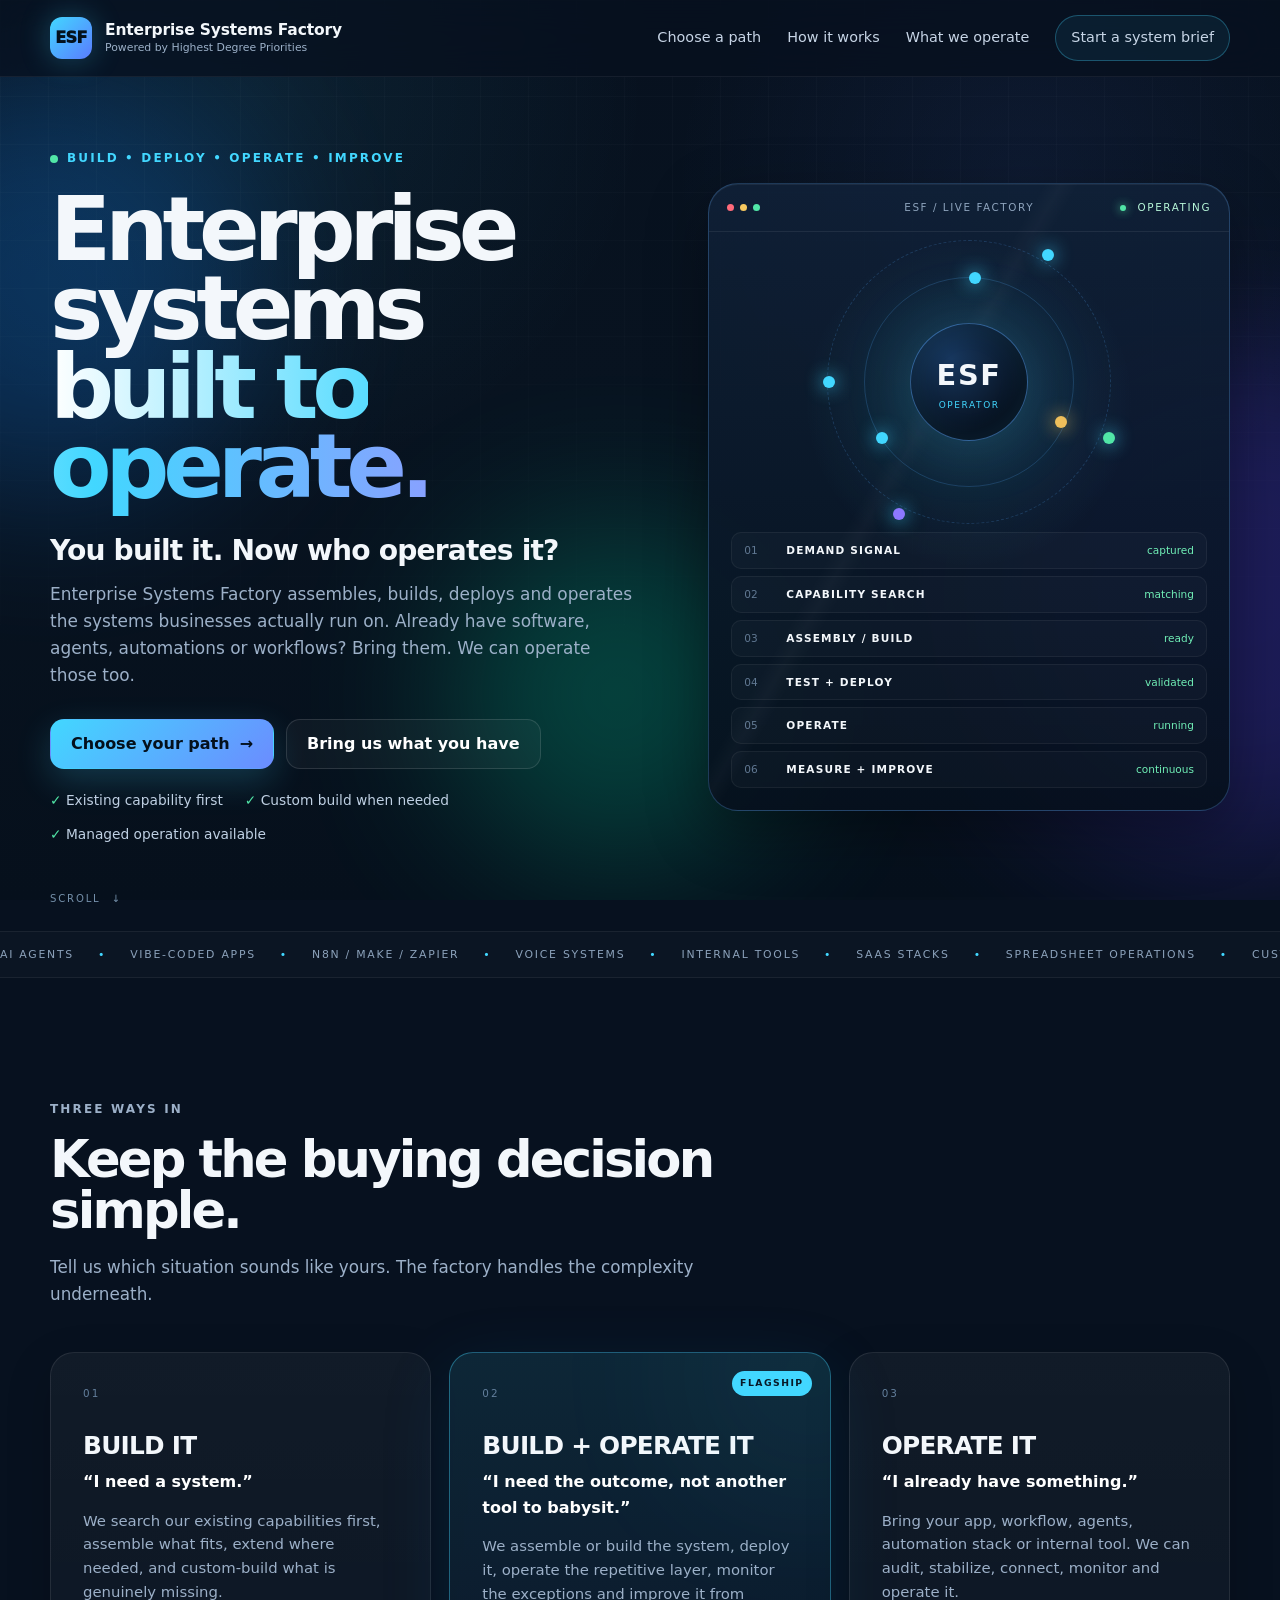
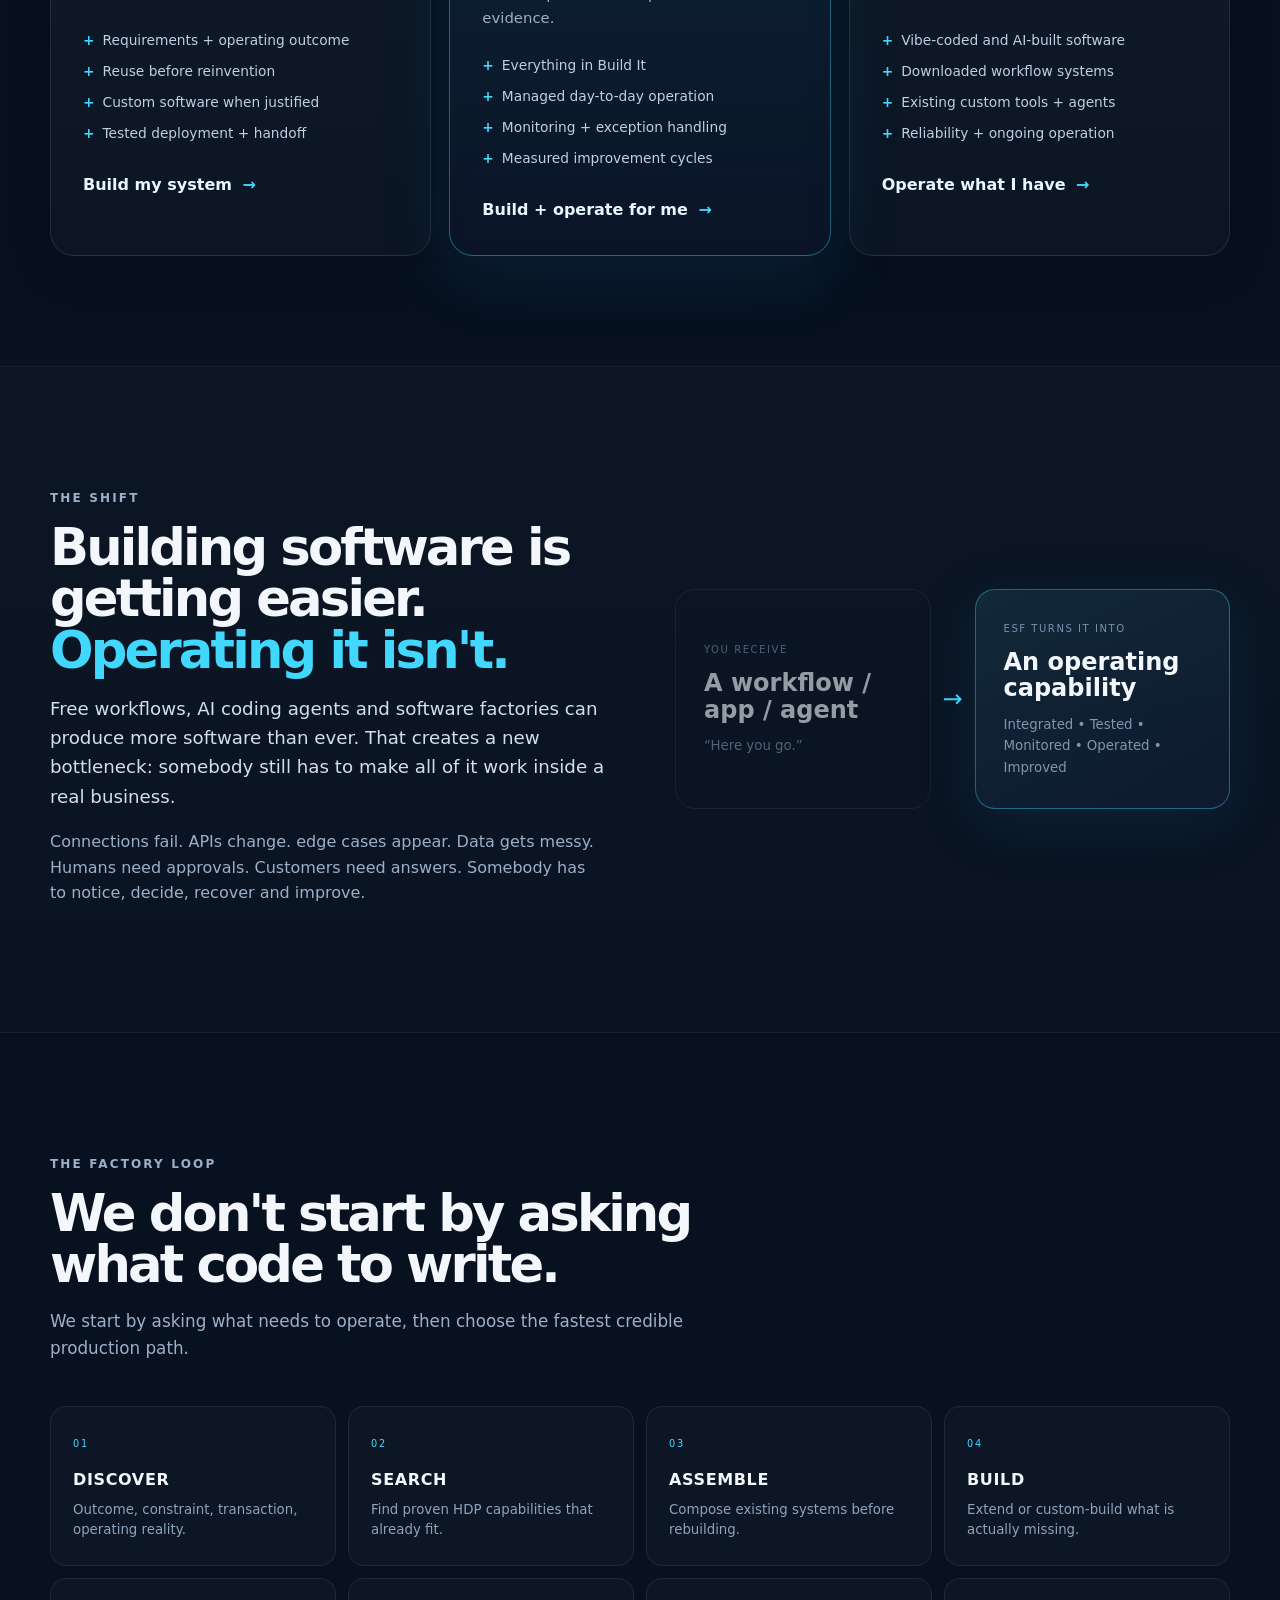
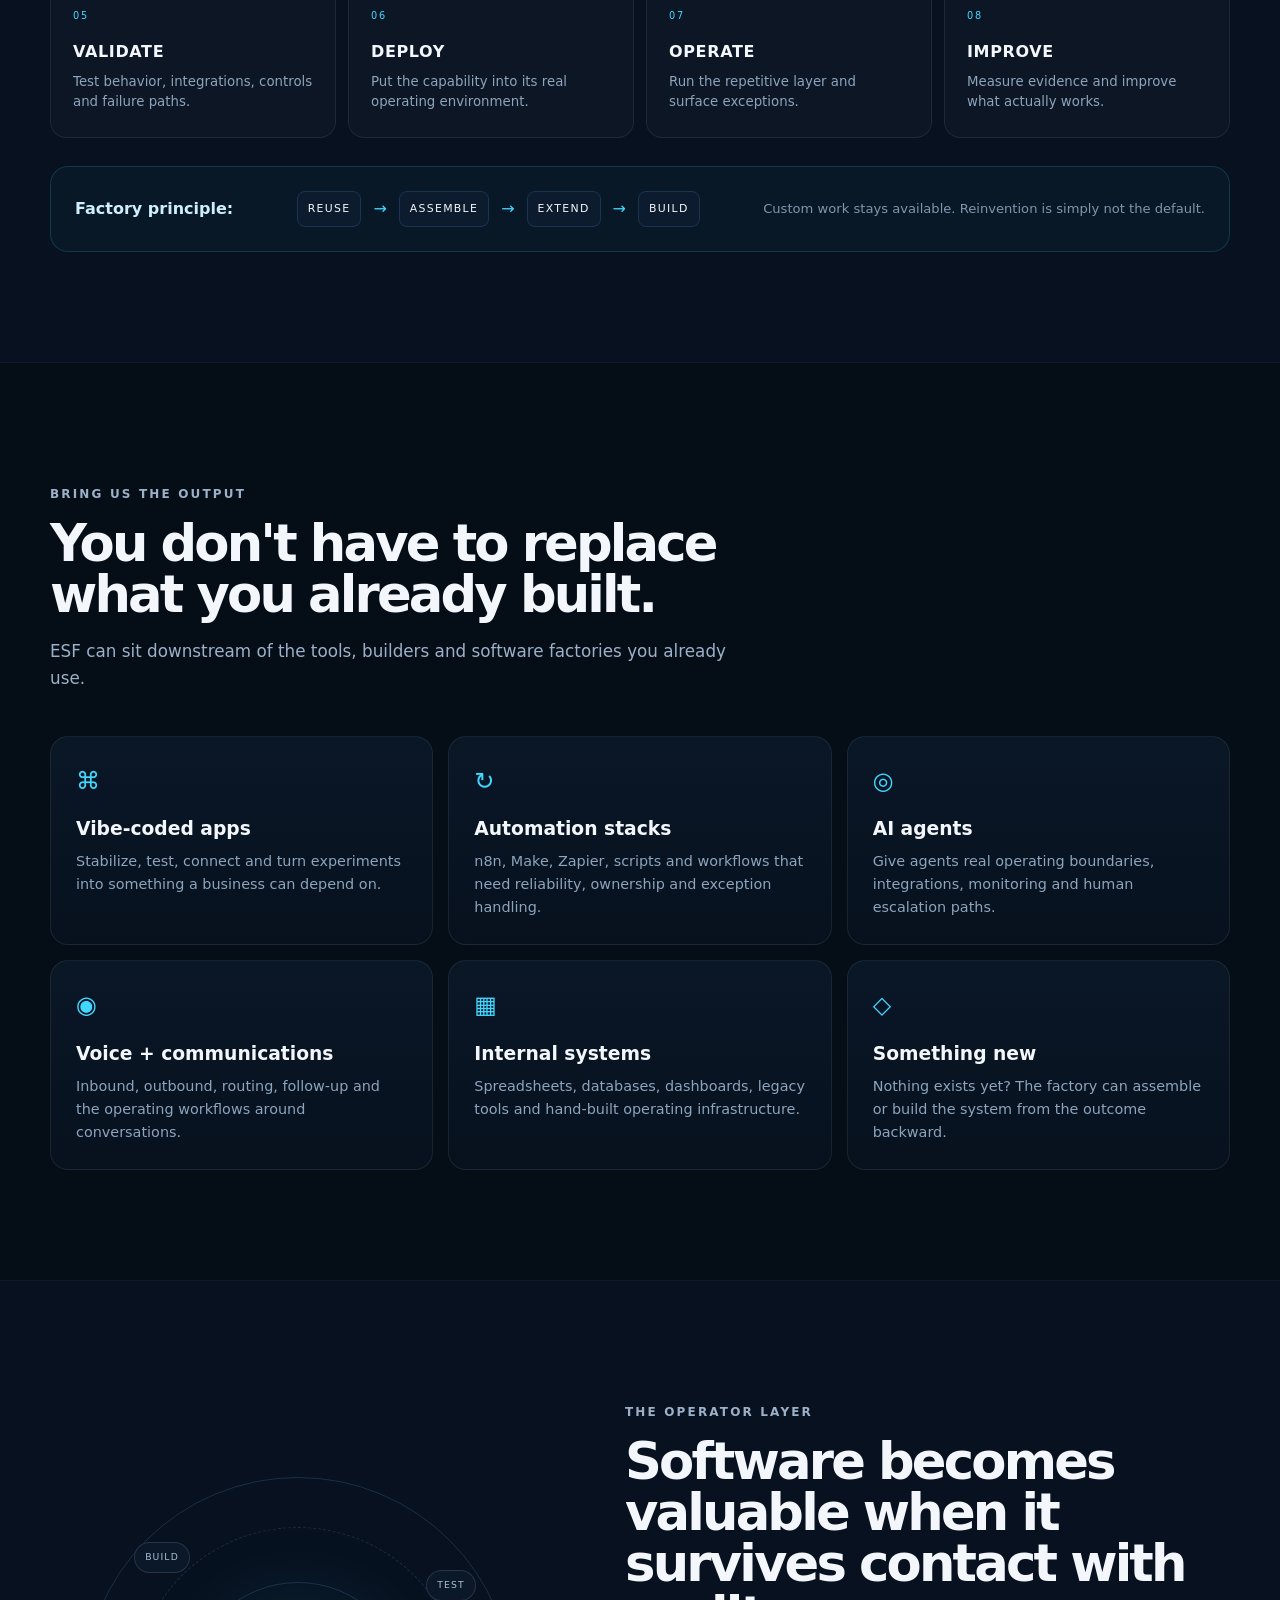
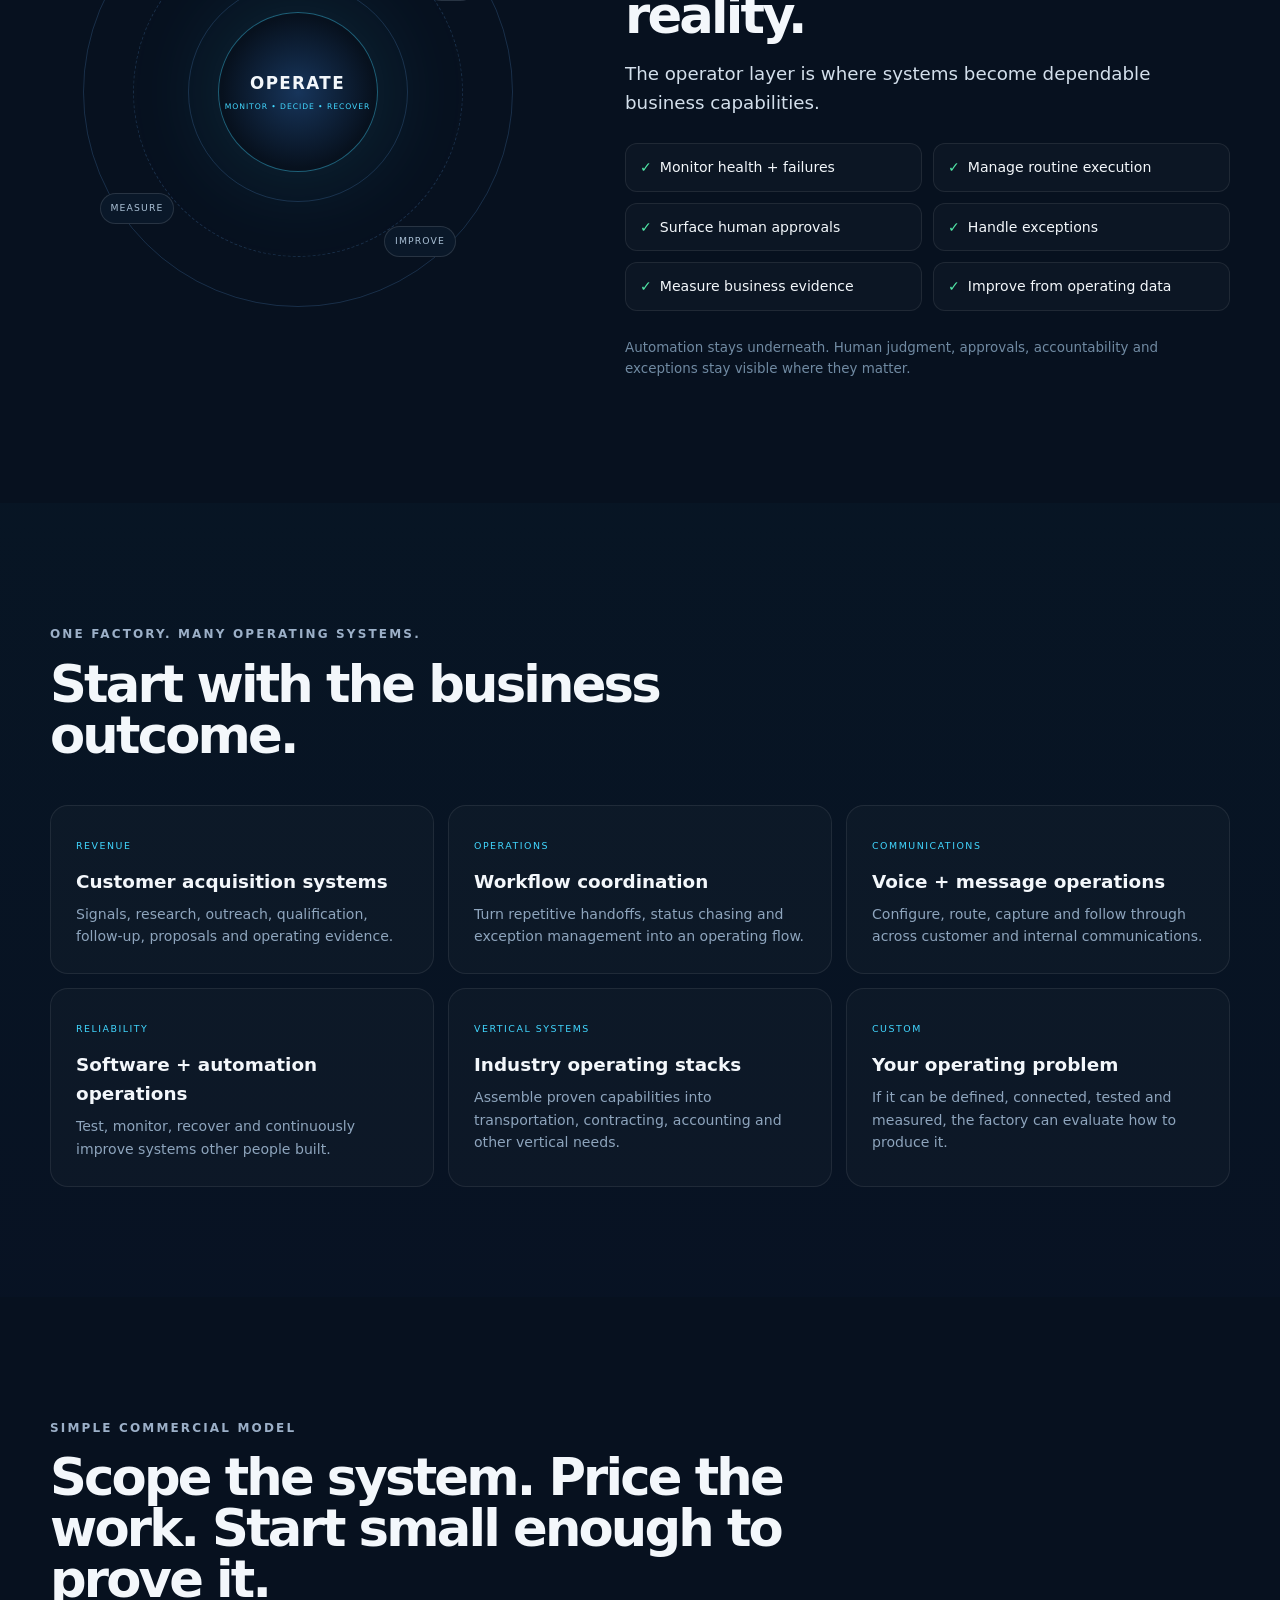
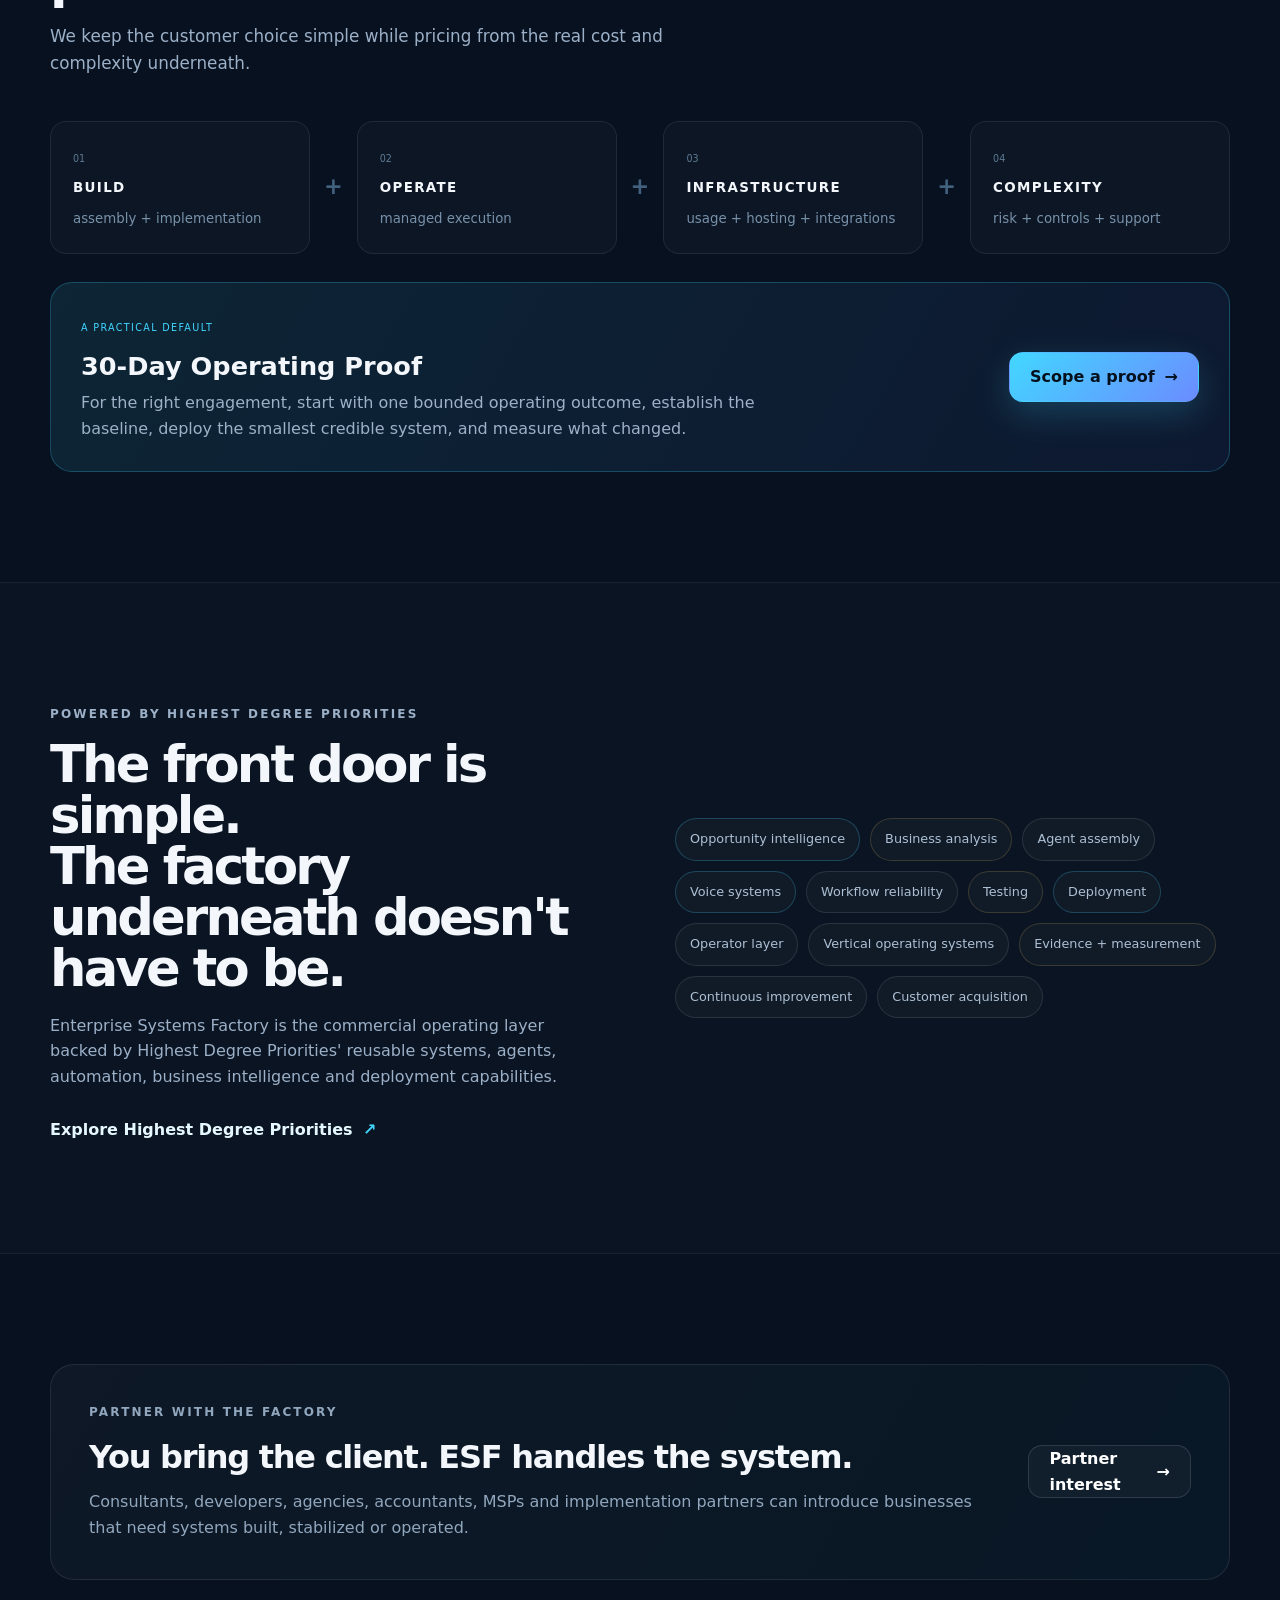
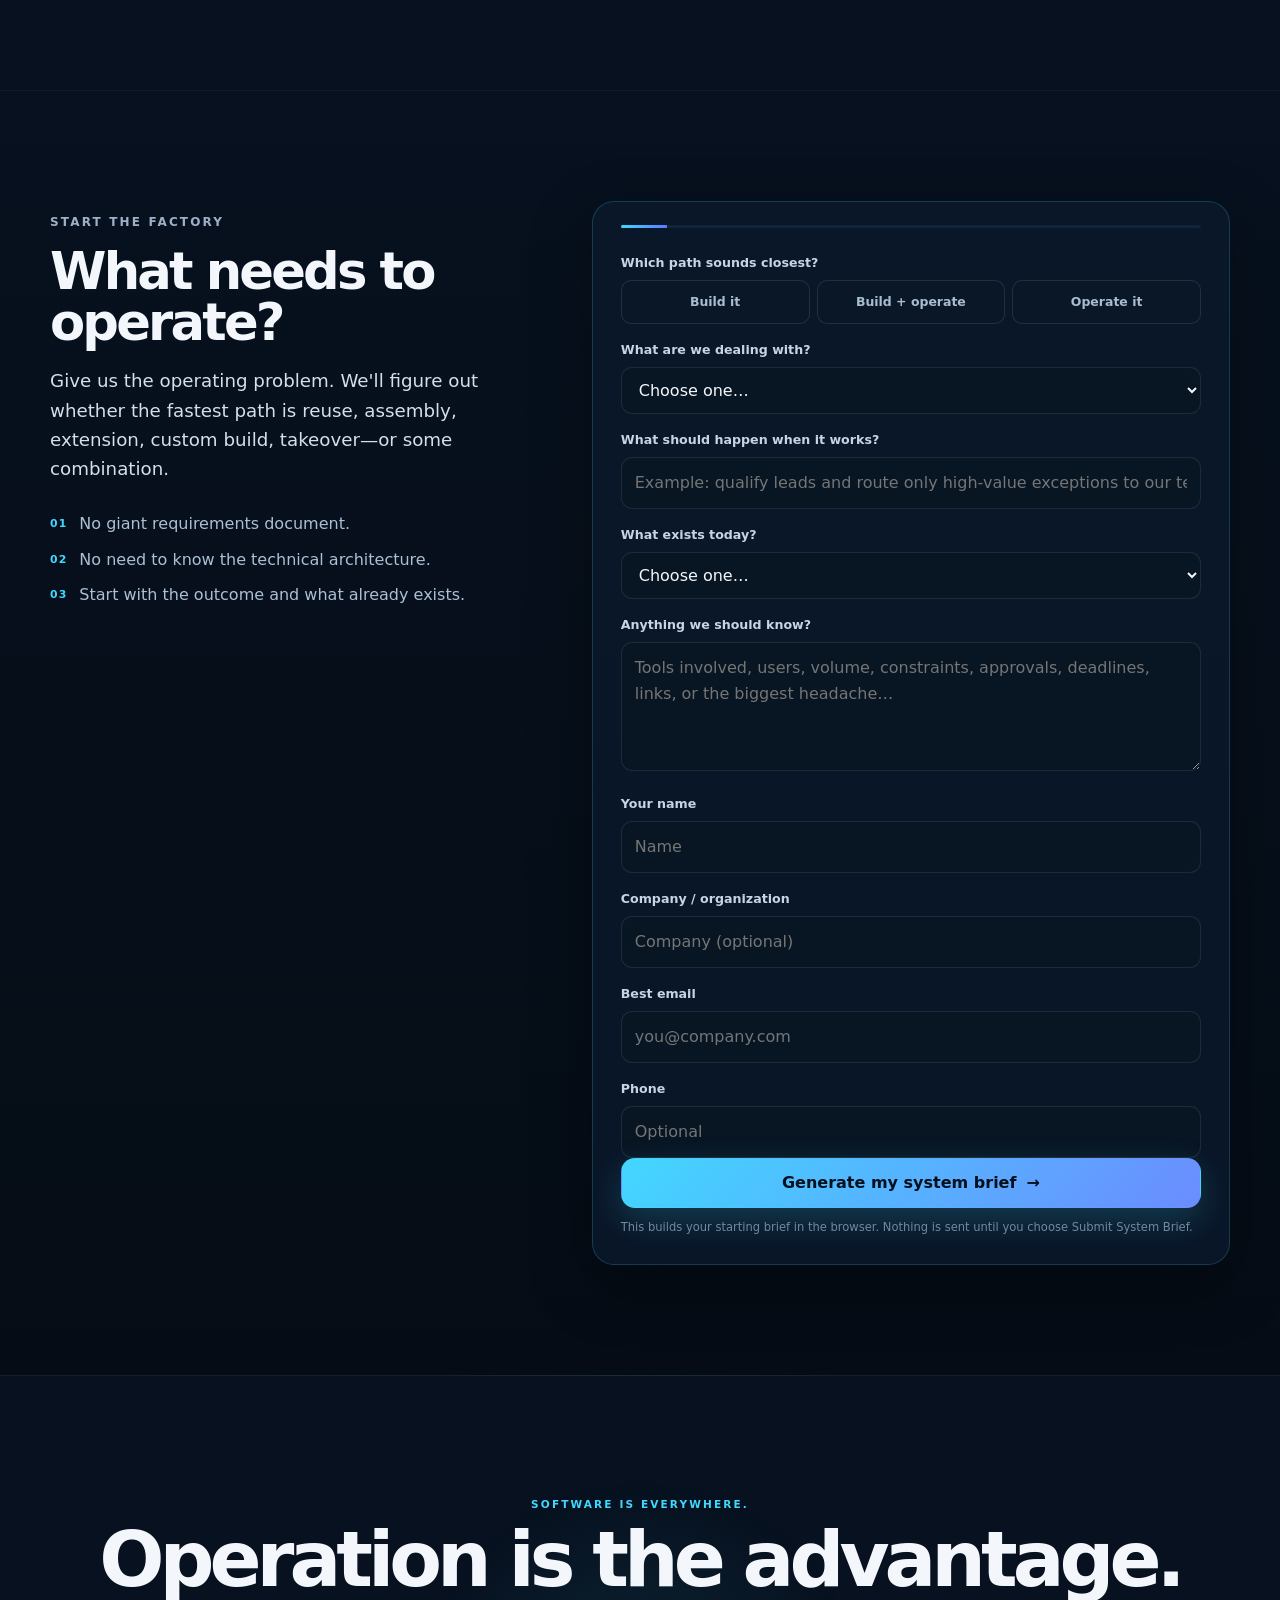
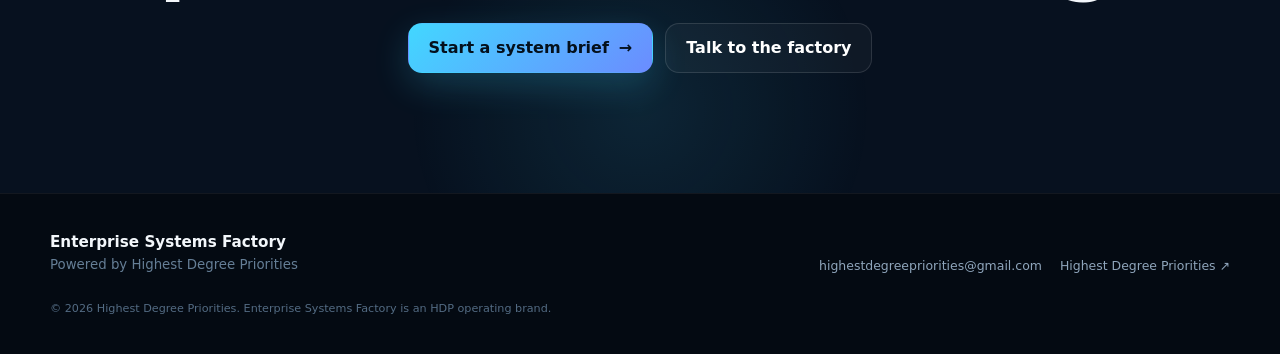
<file: index.html>
<!DOCTYPE html>
<html lang="en">
<head>
  <meta charset="UTF-8" />
  <meta name="viewport" content="width=device-width, initial-scale=1.0" />
  <meta name="theme-color" content="#07111f" />
  <title>Enterprise Systems Factory | Build It. Operate It. Improve It.</title>
  <meta name="description" content="Enterprise Systems Factory assembles, builds, deploys and operates AI-powered business systems. Bring what you already have, or tell us what needs to operate." />
  <link rel="canonical" href="https://enterprisesystemsfactory.com/" />
  <link rel="icon" href="/favicon.svg" type="image/svg+xml" />
  <meta property="og:type" content="website" />
  <meta property="og:title" content="Enterprise Systems Factory | Enterprise systems built to operate." />
  <meta property="og:description" content="Build it. Build + operate it. Or bring us what you already have and let us operate it." />
  <meta property="og:url" content="https://enterprisesystemsfactory.com/" />
  <meta name="twitter:card" content="summary_large_image" />

  <!-- Highest Degree Priorities analytics -->
  <script async src="https://www.googletagmanager.com/gtag/js?id=G-2ZD9GMMZ36"></script>
  <script>
    window.dataLayer = window.dataLayer || [];
    function gtag(){dataLayer.push(arguments);}
    gtag('js', new Date());
    gtag('config', 'G-2ZD9GMMZ36');
  </script>

  <script type="application/ld+json">
  {
    "@context":"https://schema.org",
    "@graph":[
      {
        "@type":"Organization",
        "@id":"https://enterprisesystemsfactory.com/#organization",
        "name":"Enterprise Systems Factory",
        "url":"https://enterprisesystemsfactory.com/",
        "parentOrganization":{
          "@type":"Organization",
          "name":"Highest Degree Priorities",
          "url":"https://www.highestdegreepriorities.com/"
        },
        "email":"contact@highestdegreepriorities.com",
        "description":"Enterprise Systems Factory assembles, builds, deploys and operates AI-powered business systems."
      },
      {
        "@type":"WebSite",
        "@id":"https://enterprisesystemsfactory.com/#website",
        "url":"https://enterprisesystemsfactory.com/",
        "name":"Enterprise Systems Factory",
        "publisher":{"@id":"https://enterprisesystemsfactory.com/#organization"},
        "inLanguage":"en-US"
      },
      {
        "@type":"Service",
        "name":"Enterprise Systems Build and Managed Operations",
        "provider":{"@id":"https://enterprisesystemsfactory.com/#organization"},
        "areaServed":"United States",
        "serviceType":["AI business systems","custom software","workflow automation","managed operations","software reliability","systems integration"]
      }
    ]
  }
  </script>
  <link rel="stylesheet" href="/styles.css" />
  <script src="/script.js" defer></script>
</head>
<body>
  <div class="ambient" aria-hidden="true">
    <span class="glow glow-a"></span>
    <span class="glow glow-b"></span>
    <span class="glow glow-c"></span>
    <span class="grid"></span>
  </div>

  <header class="site-header">
    <div class="shell nav-wrap">
      <a class="brand" href="#top" aria-label="Enterprise Systems Factory home">
        <span class="brand-mark">ESF</span>
        <span class="brand-copy"><strong>Enterprise Systems Factory</strong><small>Powered by Highest Degree Priorities</small></span>
      </a>
      <nav class="nav-links" aria-label="Main navigation">
        <a href="#paths">Choose a path</a>
        <a href="#factory">How it works</a>
        <a href="#operate">What we operate</a>
        <a href="#start" class="nav-cta">Start a system brief</a>
      </nav>
      <button class="menu-toggle" aria-label="Open navigation" aria-expanded="false">☰</button>
    </div>
  </header>

  <main id="top">
    <section class="hero shell">
      <div class="hero-copy">
        <div class="eyebrow"><span class="pulse-dot"></span> BUILD • DEPLOY • OPERATE • IMPROVE</div>
        <h1>Enterprise systems<br><span>built to operate.</span></h1>
        <p class="hero-lead">You built it. Now who operates it?</p>
        <p class="hero-sub">Enterprise Systems Factory assembles, builds, deploys and operates the systems businesses actually run on. Already have software, agents, automations or workflows? Bring them. We can operate those too.</p>
        <div class="hero-actions">
          <a class="btn btn-primary" href="#paths" data-track="hero_choose_path">Choose your path <span>→</span></a>
          <a class="btn btn-ghost" href="#start" data-prefill="operate" data-track="hero_bring_system">Bring us what you have</a>
        </div>
        <div class="hero-proof">
          <span><i>✓</i> Existing capability first</span>
          <span><i>✓</i> Custom build when needed</span>
          <span><i>✓</i> Managed operation available</span>
        </div>
      </div>

      <div class="factory-console" aria-label="Animated Enterprise Systems Factory operating loop">
        <div class="console-top">
          <span class="console-lights"><i></i><i></i><i></i></span>
          <span>ESF / LIVE FACTORY</span>
          <span class="status-live"><b></b> OPERATING</span>
        </div>
        <div class="console-core">
          <div class="core-orbit orbit-one"><span></span><span></span><span></span></div>
          <div class="core-orbit orbit-two"><span></span><span></span><span></span><span></span></div>
          <div class="core-center">
            <strong>ESF</strong>
            <small>OPERATOR</small>
          </div>
        </div>
        <div class="console-stream" aria-hidden="true">
          <div><span>01</span><b>DEMAND SIGNAL</b><em>captured</em></div>
          <div><span>02</span><b>CAPABILITY SEARCH</b><em>matching</em></div>
          <div><span>03</span><b>ASSEMBLY / BUILD</b><em>ready</em></div>
          <div><span>04</span><b>TEST + DEPLOY</b><em>validated</em></div>
          <div><span>05</span><b>OPERATE</b><em>running</em></div>
          <div><span>06</span><b>MEASURE + IMPROVE</b><em>continuous</em></div>
        </div>
      </div>
      <a class="scroll-cue" href="#paths" aria-label="Scroll to choose a path">SCROLL <span>↓</span></a>
    </section>

    <section class="ticker" aria-label="Systems we can work with">
      <div class="ticker-track">
        <span>AI AGENTS</span><b>•</b><span>VIBE-CODED APPS</span><b>•</b><span>N8N / MAKE / ZAPIER</span><b>•</b><span>VOICE SYSTEMS</span><b>•</b><span>INTERNAL TOOLS</span><b>•</b><span>SAAS STACKS</span><b>•</b><span>SPREADSHEET OPERATIONS</span><b>•</b><span>CUSTOM SOFTWARE</span><b>•</b><span>LEGACY WORKFLOWS</span><b>•</b>
        <span>AI AGENTS</span><b>•</b><span>VIBE-CODED APPS</span><b>•</b><span>N8N / MAKE / ZAPIER</span><b>•</b><span>VOICE SYSTEMS</span><b>•</b><span>INTERNAL TOOLS</span><b>•</b><span>SAAS STACKS</span><b>•</b><span>SPREADSHEET OPERATIONS</span><b>•</b><span>CUSTOM SOFTWARE</span><b>•</b><span>LEGACY WORKFLOWS</span><b>•</b>
      </div>
    </section>

    <section class="section shell" id="paths">
      <div class="section-head reveal">
        <p class="eyebrow">THREE WAYS IN</p>
        <h2>Keep the buying decision simple.</h2>
        <p>Tell us which situation sounds like yours. The factory handles the complexity underneath.</p>
      </div>
      <div class="path-grid">
        <article class="path-card reveal" data-path="build">
          <div class="path-num">01</div>
          <h3>BUILD IT</h3>
          <p class="path-question">“I need a system.”</p>
          <p>We search our existing capabilities first, assemble what fits, extend where needed, and custom-build what is genuinely missing.</p>
          <ul>
            <li>Requirements + operating outcome</li>
            <li>Reuse before reinvention</li>
            <li>Custom software when justified</li>
            <li>Tested deployment + handoff</li>
          </ul>
          <button class="text-link choose-path" data-choice="build">Build my system <span>→</span></button>
        </article>

        <article class="path-card featured reveal" data-path="build-operate">
          <div class="featured-label">FLAGSHIP</div>
          <div class="path-num">02</div>
          <h3>BUILD + OPERATE IT</h3>
          <p class="path-question">“I need the outcome, not another tool to babysit.”</p>
          <p>We assemble or build the system, deploy it, operate the repetitive layer, monitor the exceptions and improve it from evidence.</p>
          <ul>
            <li>Everything in Build It</li>
            <li>Managed day-to-day operation</li>
            <li>Monitoring + exception handling</li>
            <li>Measured improvement cycles</li>
          </ul>
          <button class="text-link choose-path" data-choice="build-operate">Build + operate for me <span>→</span></button>
        </article>

        <article class="path-card reveal" data-path="operate">
          <div class="path-num">03</div>
          <h3>OPERATE IT</h3>
          <p class="path-question">“I already have something.”</p>
          <p>Bring your app, workflow, agents, automation stack or internal tool. We can audit, stabilize, connect, monitor and operate it.</p>
          <ul>
            <li>Vibe-coded and AI-built software</li>
            <li>Downloaded workflow systems</li>
            <li>Existing custom tools + agents</li>
            <li>Reliability + ongoing operation</li>
          </ul>
          <button class="text-link choose-path" data-choice="operate">Operate what I have <span>→</span></button>
        </article>
      </div>
    </section>

    <section class="section split-section" id="shift">
      <div class="shell split-grid">
        <div class="reveal">
          <p class="eyebrow">THE SHIFT</p>
          <h2>Building software is getting easier.<br><span>Operating it isn't.</span></h2>
          <p class="big-copy">Free workflows, AI coding agents and software factories can produce more software than ever. That creates a new bottleneck: somebody still has to make all of it work inside a real business.</p>
          <p>Connections fail. APIs change. edge cases appear. Data gets messy. Humans need approvals. Customers need answers. Somebody has to notice, decide, recover and improve.</p>
        </div>
        <div class="before-after reveal">
          <div class="ba-card muted">
            <span>YOU RECEIVE</span>
            <strong>A workflow / app / agent</strong>
            <small>“Here you go.”</small>
          </div>
          <div class="arrow-stack">→</div>
          <div class="ba-card active">
            <span>ESF TURNS IT INTO</span>
            <strong>An operating capability</strong>
            <small>Integrated • Tested • Monitored • Operated • Improved</small>
          </div>
        </div>
      </div>
    </section>

    <section class="section shell" id="factory">
      <div class="section-head reveal">
        <p class="eyebrow">THE FACTORY LOOP</p>
        <h2>We don't start by asking what code to write.</h2>
        <p>We start by asking what needs to operate, then choose the fastest credible production path.</p>
      </div>
      <div class="factory-line reveal">
        <div class="factory-step"><span>01</span><strong>DISCOVER</strong><small>Outcome, constraint, transaction, operating reality.</small></div>
        <div class="factory-step"><span>02</span><strong>SEARCH</strong><small>Find proven HDP capabilities that already fit.</small></div>
        <div class="factory-step"><span>03</span><strong>ASSEMBLE</strong><small>Compose existing systems before rebuilding.</small></div>
        <div class="factory-step"><span>04</span><strong>BUILD</strong><small>Extend or custom-build what is actually missing.</small></div>
        <div class="factory-step"><span>05</span><strong>VALIDATE</strong><small>Test behavior, integrations, controls and failure paths.</small></div>
        <div class="factory-step"><span>06</span><strong>DEPLOY</strong><small>Put the capability into its real operating environment.</small></div>
        <div class="factory-step"><span>07</span><strong>OPERATE</strong><small>Run the repetitive layer and surface exceptions.</small></div>
        <div class="factory-step"><span>08</span><strong>IMPROVE</strong><small>Measure evidence and improve what actually works.</small></div>
      </div>
      <div class="factory-principle reveal">
        <strong>Factory principle:</strong>
        <div><span>REUSE</span><i>→</i><span>ASSEMBLE</span><i>→</i><span>EXTEND</span><i>→</i><span>BUILD</span></div>
        <p>Custom work stays available. Reinvention is simply not the default.</p>
      </div>
    </section>

    <section class="section dark-panel" id="operate">
      <div class="shell">
        <div class="section-head reveal">
          <p class="eyebrow">BRING US THE OUTPUT</p>
          <h2>You don't have to replace what you already built.</h2>
          <p>ESF can sit downstream of the tools, builders and software factories you already use.</p>
        </div>
        <div class="operate-grid">
          <article class="mini-card reveal"><span>⌘</span><h3>Vibe-coded apps</h3><p>Stabilize, test, connect and turn experiments into something a business can depend on.</p></article>
          <article class="mini-card reveal"><span>↻</span><h3>Automation stacks</h3><p>n8n, Make, Zapier, scripts and workflows that need reliability, ownership and exception handling.</p></article>
          <article class="mini-card reveal"><span>◎</span><h3>AI agents</h3><p>Give agents real operating boundaries, integrations, monitoring and human escalation paths.</p></article>
          <article class="mini-card reveal"><span>◉</span><h3>Voice + communications</h3><p>Inbound, outbound, routing, follow-up and the operating workflows around conversations.</p></article>
          <article class="mini-card reveal"><span>▦</span><h3>Internal systems</h3><p>Spreadsheets, databases, dashboards, legacy tools and hand-built operating infrastructure.</p></article>
          <article class="mini-card reveal"><span>◇</span><h3>Something new</h3><p>Nothing exists yet? The factory can assemble or build the system from the outcome backward.</p></article>
        </div>
      </div>
    </section>

    <section class="section shell" id="operator">
      <div class="operator-grid">
        <div class="operator-visual reveal" aria-hidden="true">
          <div class="operator-ring ring-a"></div>
          <div class="operator-ring ring-b"></div>
          <div class="operator-ring ring-c"></div>
          <div class="operator-node"><strong>OPERATE</strong><small>MONITOR • DECIDE • RECOVER</small></div>
          <span class="sat s1">BUILD</span><span class="sat s2">TEST</span><span class="sat s3">MEASURE</span><span class="sat s4">IMPROVE</span>
        </div>
        <div class="reveal">
          <p class="eyebrow">THE OPERATOR LAYER</p>
          <h2>Software becomes valuable when it survives contact with reality.</h2>
          <p class="big-copy">The operator layer is where systems become dependable business capabilities.</p>
          <div class="check-grid">
            <span>Monitor health + failures</span>
            <span>Manage routine execution</span>
            <span>Surface human approvals</span>
            <span>Handle exceptions</span>
            <span>Measure business evidence</span>
            <span>Improve from operating data</span>
          </div>
          <p class="fine-note">Automation stays underneath. Human judgment, approvals, accountability and exceptions stay visible where they matter.</p>
        </div>
      </div>
    </section>

    <section class="section use-cases">
      <div class="shell">
        <div class="section-head reveal">
          <p class="eyebrow">ONE FACTORY. MANY OPERATING SYSTEMS.</p>
          <h2>Start with the business outcome.</h2>
        </div>
        <div class="use-grid">
          <div class="use-card reveal"><small>REVENUE</small><h3>Customer acquisition systems</h3><p>Signals, research, outreach, qualification, follow-up, proposals and operating evidence.</p></div>
          <div class="use-card reveal"><small>OPERATIONS</small><h3>Workflow coordination</h3><p>Turn repetitive handoffs, status chasing and exception management into an operating flow.</p></div>
          <div class="use-card reveal"><small>COMMUNICATIONS</small><h3>Voice + message operations</h3><p>Configure, route, capture and follow through across customer and internal communications.</p></div>
          <div class="use-card reveal"><small>RELIABILITY</small><h3>Software + automation operations</h3><p>Test, monitor, recover and continuously improve systems other people built.</p></div>
          <div class="use-card reveal"><small>VERTICAL SYSTEMS</small><h3>Industry operating stacks</h3><p>Assemble proven capabilities into transportation, contracting, accounting and other vertical needs.</p></div>
          <div class="use-card reveal"><small>CUSTOM</small><h3>Your operating problem</h3><p>If it can be defined, connected, tested and measured, the factory can evaluate how to produce it.</p></div>
        </div>
      </div>
    </section>

    <section class="section shell" id="commercial">
      <div class="section-head reveal">
        <p class="eyebrow">SIMPLE COMMERCIAL MODEL</p>
        <h2>Scope the system. Price the work. Start small enough to prove it.</h2>
        <p>We keep the customer choice simple while pricing from the real cost and complexity underneath.</p>
      </div>
      <div class="cost-strip reveal">
        <div><span>01</span><strong>BUILD</strong><small>assembly + implementation</small></div>
        <b>+</b>
        <div><span>02</span><strong>OPERATE</strong><small>managed execution</small></div>
        <b>+</b>
        <div><span>03</span><strong>INFRASTRUCTURE</strong><small>usage + hosting + integrations</small></div>
        <b>+</b>
        <div><span>04</span><strong>COMPLEXITY</strong><small>risk + controls + support</small></div>
      </div>
      <div class="proof-banner reveal">
        <div>
          <span class="tag">A PRACTICAL DEFAULT</span>
          <h3>30-Day Operating Proof</h3>
          <p>For the right engagement, start with one bounded operating outcome, establish the baseline, deploy the smallest credible system, and measure what changed.</p>
        </div>
        <a class="btn btn-primary" href="#start" data-prefill="build-operate" data-track="proof_cta">Scope a proof <span>→</span></a>
      </div>
    </section>

    <section class="section powered">
      <div class="shell powered-grid">
        <div class="reveal">
          <p class="eyebrow">POWERED BY HIGHEST DEGREE PRIORITIES</p>
          <h2>The front door is simple.<br>The factory underneath doesn't have to be.</h2>
          <p>Enterprise Systems Factory is the commercial operating layer backed by Highest Degree Priorities' reusable systems, agents, automation, business intelligence and deployment capabilities.</p>
          <a class="text-link external" href="https://www.highestdegreepriorities.com/" target="_blank" rel="noopener" data-track="hdp_link">Explore Highest Degree Priorities <span>↗</span></a>
        </div>
        <div class="capability-cloud reveal" aria-label="Example underlying capabilities">
          <span>Opportunity intelligence</span><span>Business analysis</span><span>Agent assembly</span><span>Voice systems</span><span>Workflow reliability</span><span>Testing</span><span>Deployment</span><span>Operator layer</span><span>Vertical operating systems</span><span>Evidence + measurement</span><span>Continuous improvement</span><span>Customer acquisition</span>
        </div>
      </div>
    </section>

    <section class="section partners shell" id="partners">
      <div class="partner-box reveal">
        <div>
          <p class="eyebrow">PARTNER WITH THE FACTORY</p>
          <h2>You bring the client. ESF handles the system.</h2>
          <p>Consultants, developers, agencies, accountants, MSPs and implementation partners can introduce businesses that need systems built, stabilized or operated.</p>
        </div>
        <a class="btn btn-ghost" href="mailto:contact@highestdegreepriorities.com?subject=Enterprise%20Systems%20Factory%20Partner%20Interest" data-track="partner_interest">Partner interest <span>→</span></a>
      </div>
    </section>

    <section class="section start-section" id="start">
      <div class="shell start-grid">
        <div class="reveal">
          <p class="eyebrow">START THE FACTORY</p>
          <h2>What needs to operate?</h2>
          <p class="big-copy">Give us the operating problem. We'll figure out whether the fastest path is reuse, assembly, extension, custom build, takeover—or some combination.</p>
          <div class="start-points">
            <span><b>01</b> No giant requirements document.</span>
            <span><b>02</b> No need to know the technical architecture.</span>
            <span><b>03</b> Start with the outcome and what already exists.</span>
          </div>
        </div>

        <form class="brief-card reveal" id="systemBrief">
          <div class="brief-progress"><span id="briefProgress"></span></div>
          <label>Which path sounds closest?</label>
          <div class="segmented" role="group" aria-label="Engagement path">
            <button type="button" data-brief-choice="build">Build it</button>
            <button type="button" data-brief-choice="build-operate">Build + operate</button>
            <button type="button" data-brief-choice="operate">Operate it</button>
          </div>
          <input type="hidden" name="path" id="briefPath" value="" />

          <label for="systemType">What are we dealing with?</label>
          <select id="systemType" name="systemType" required>
            <option value="">Choose one…</option>
            <option>AI agent or multi-agent system</option>
            <option>Workflow / automation stack</option>
            <option>Vibe-coded or custom application</option>
            <option>Voice / communications system</option>
            <option>Business operating workflow</option>
            <option>Existing SaaS / tools that need integration</option>
            <option>Something new / not sure yet</option>
          </select>

          <label for="outcome">What should happen when it works?</label>
          <input id="outcome" name="outcome" type="text" placeholder="Example: qualify leads and route only high-value exceptions to our team" required />

          <label for="currentState">What exists today?</label>
          <select id="currentState" name="currentState" required>
            <option value="">Choose one…</option>
            <option>Nothing yet</option>
            <option>Idea / rough concept</option>
            <option>Prototype or vibe-coded app</option>
            <option>Working but needs integration</option>
            <option>Working but unreliable</option>
            <option>Already live and needs an operator</option>
          </select>

          <label for="notes">Anything we should know?</label>
          <textarea id="notes" name="notes" rows="4" placeholder="Tools involved, users, volume, constraints, approvals, deadlines, links, or the biggest headache…"></textarea>

          <button class="btn btn-primary full" type="submit" data-track="brief_generate">Generate my system brief <span>→</span></button>
          <p class="form-note">This creates a concise brief in your browser. Nothing is sent until you choose to email it.</p>
        </form>

        <div class="brief-result" id="briefResult" hidden>
          <p class="eyebrow">YOUR ESF STARTING BRIEF</p>
          <h3 id="briefTitle">Recommended path</h3>
          <pre id="briefText"></pre>
          <div class="result-actions">
            <a class="btn btn-primary" id="emailBrief" href="#">Email this brief to HDP <span>→</span></a>
            <button class="btn btn-ghost" id="copyBrief" type="button">Copy brief</button>
          </div>
          <p class="form-note">A human review determines fit, scope, controls and pricing before any external action or production deployment.</p>
        </div>
      </div>
    </section>

    <section class="final-cta">
      <div class="shell reveal">
        <p>SOFTWARE IS EVERYWHERE.</p>
        <h2>Operation is the advantage.</h2>
        <div class="final-actions">
          <a class="btn btn-primary" href="#start" data-track="final_start">Start a system brief <span>→</span></a>
          <a class="btn btn-ghost" href="mailto:contact@highestdegreepriorities.com?subject=Enterprise%20Systems%20Factory%20Inquiry" data-track="final_email">Talk to the factory</a>
        </div>
      </div>
    </section>
  </main>

  <footer>
    <div class="shell footer-grid">
      <div><strong>Enterprise Systems Factory</strong><small>Powered by Highest Degree Priorities</small></div>
      <div><a href="mailto:contact@highestdegreepriorities.com">contact@highestdegreepriorities.com</a><a href="https://www.highestdegreepriorities.com/" target="_blank" rel="noopener">Highest Degree Priorities ↗</a></div>
      <p>© <span id="year"></span> Highest Degree Priorities. Enterprise Systems Factory is an HDP operating brand.</p>
    </div>
  </footer>
</body>
</html>
</file>
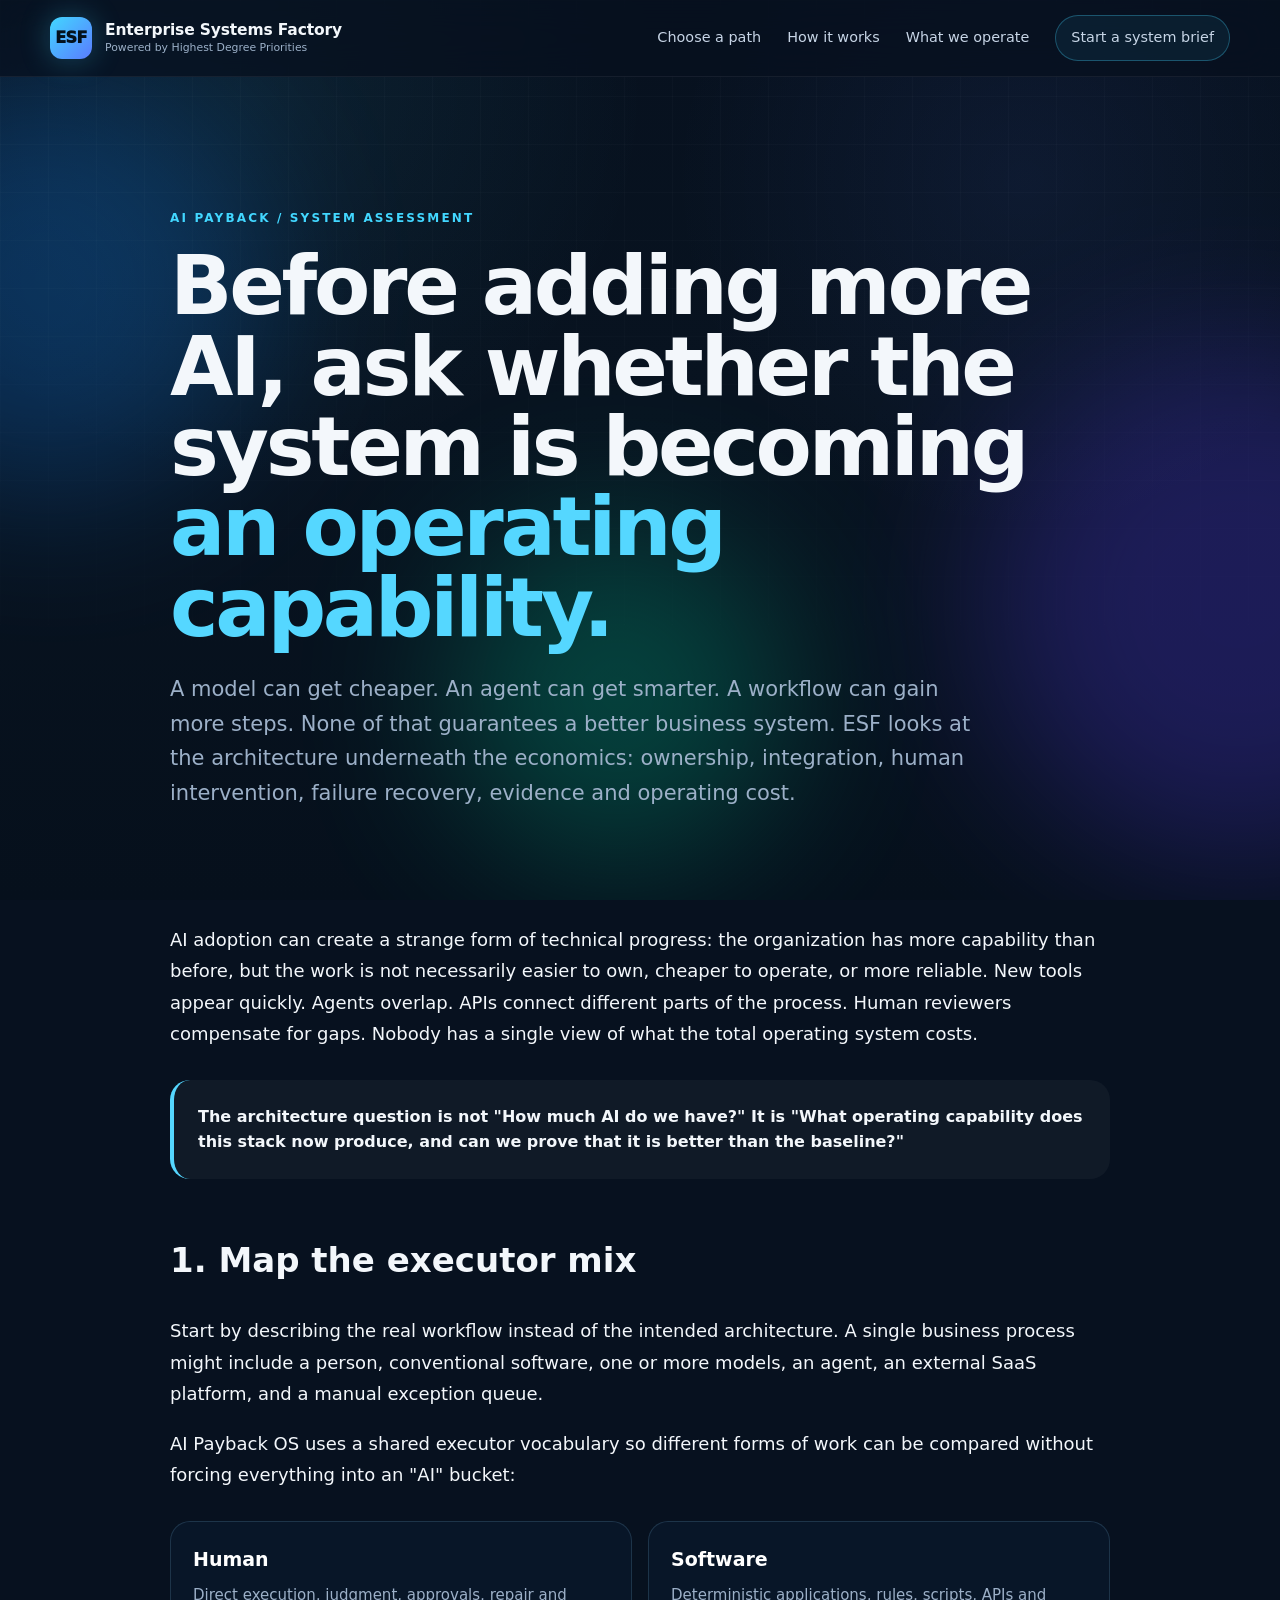
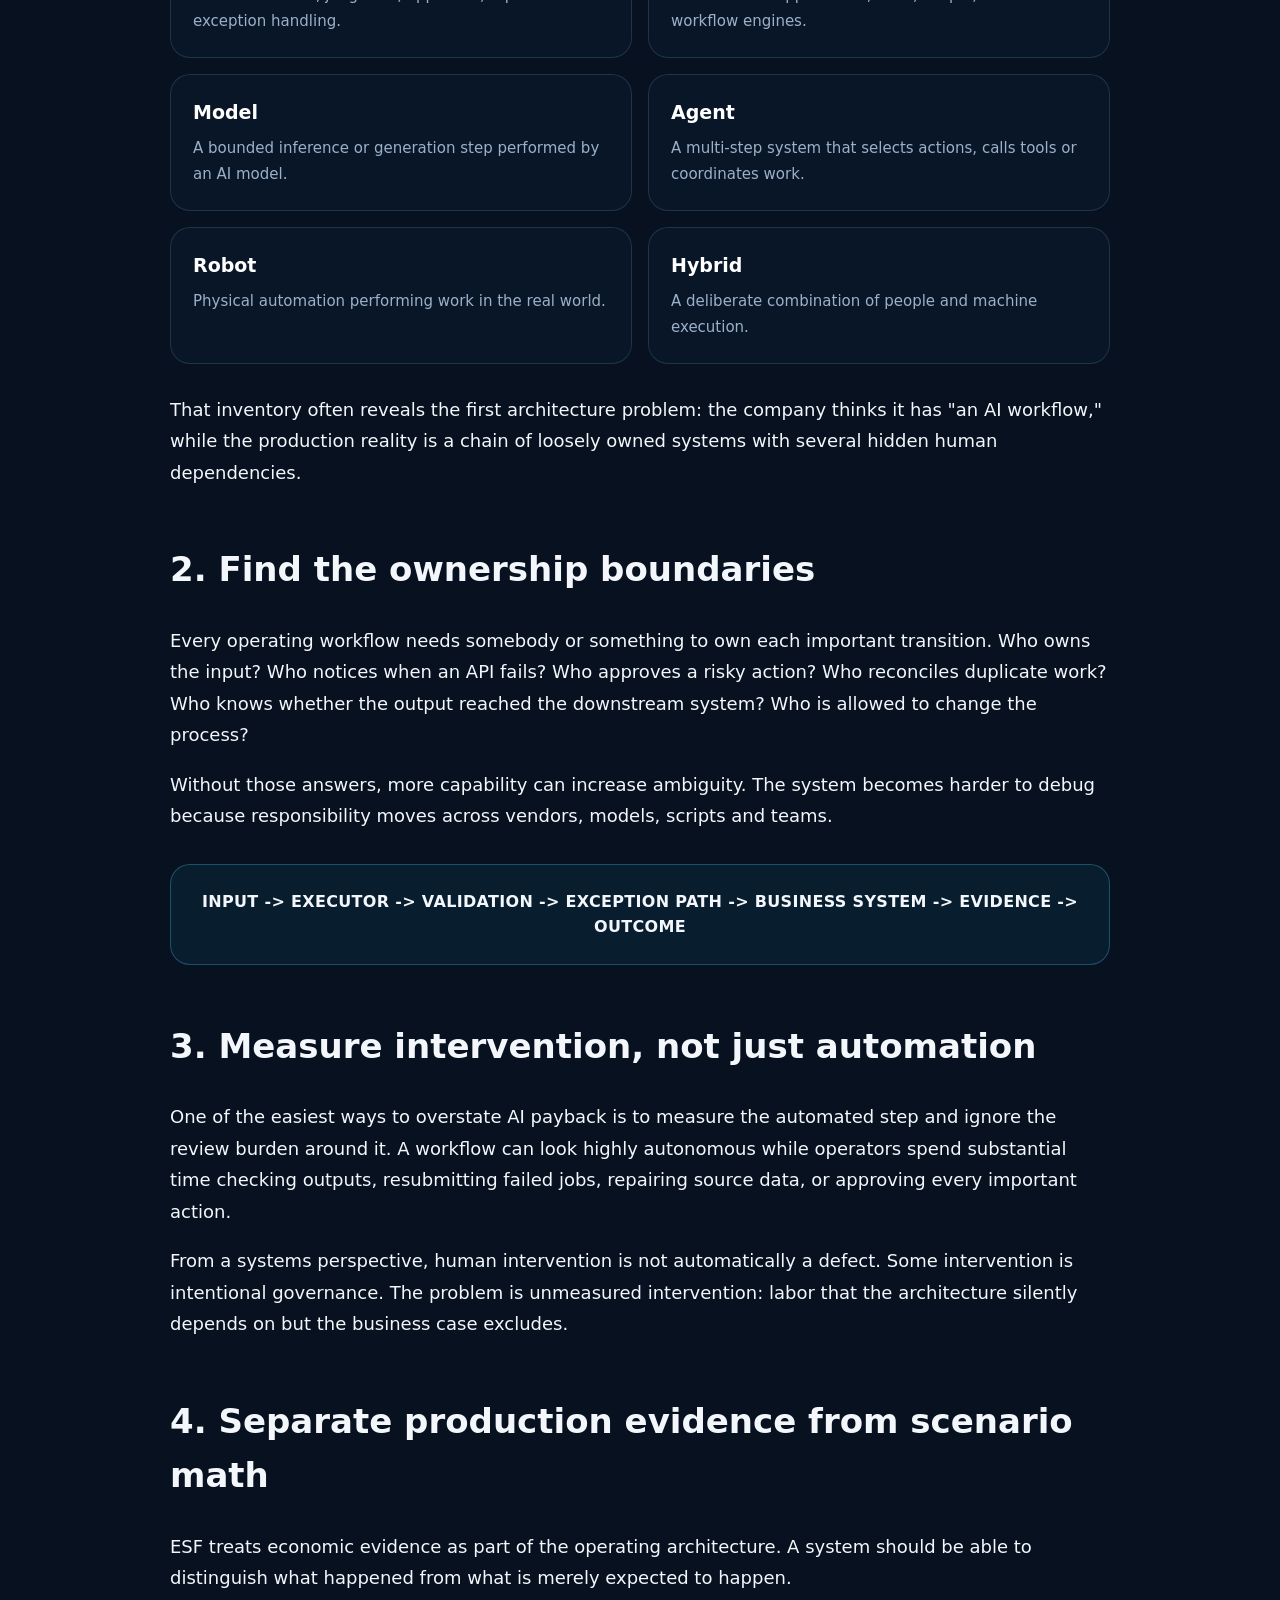
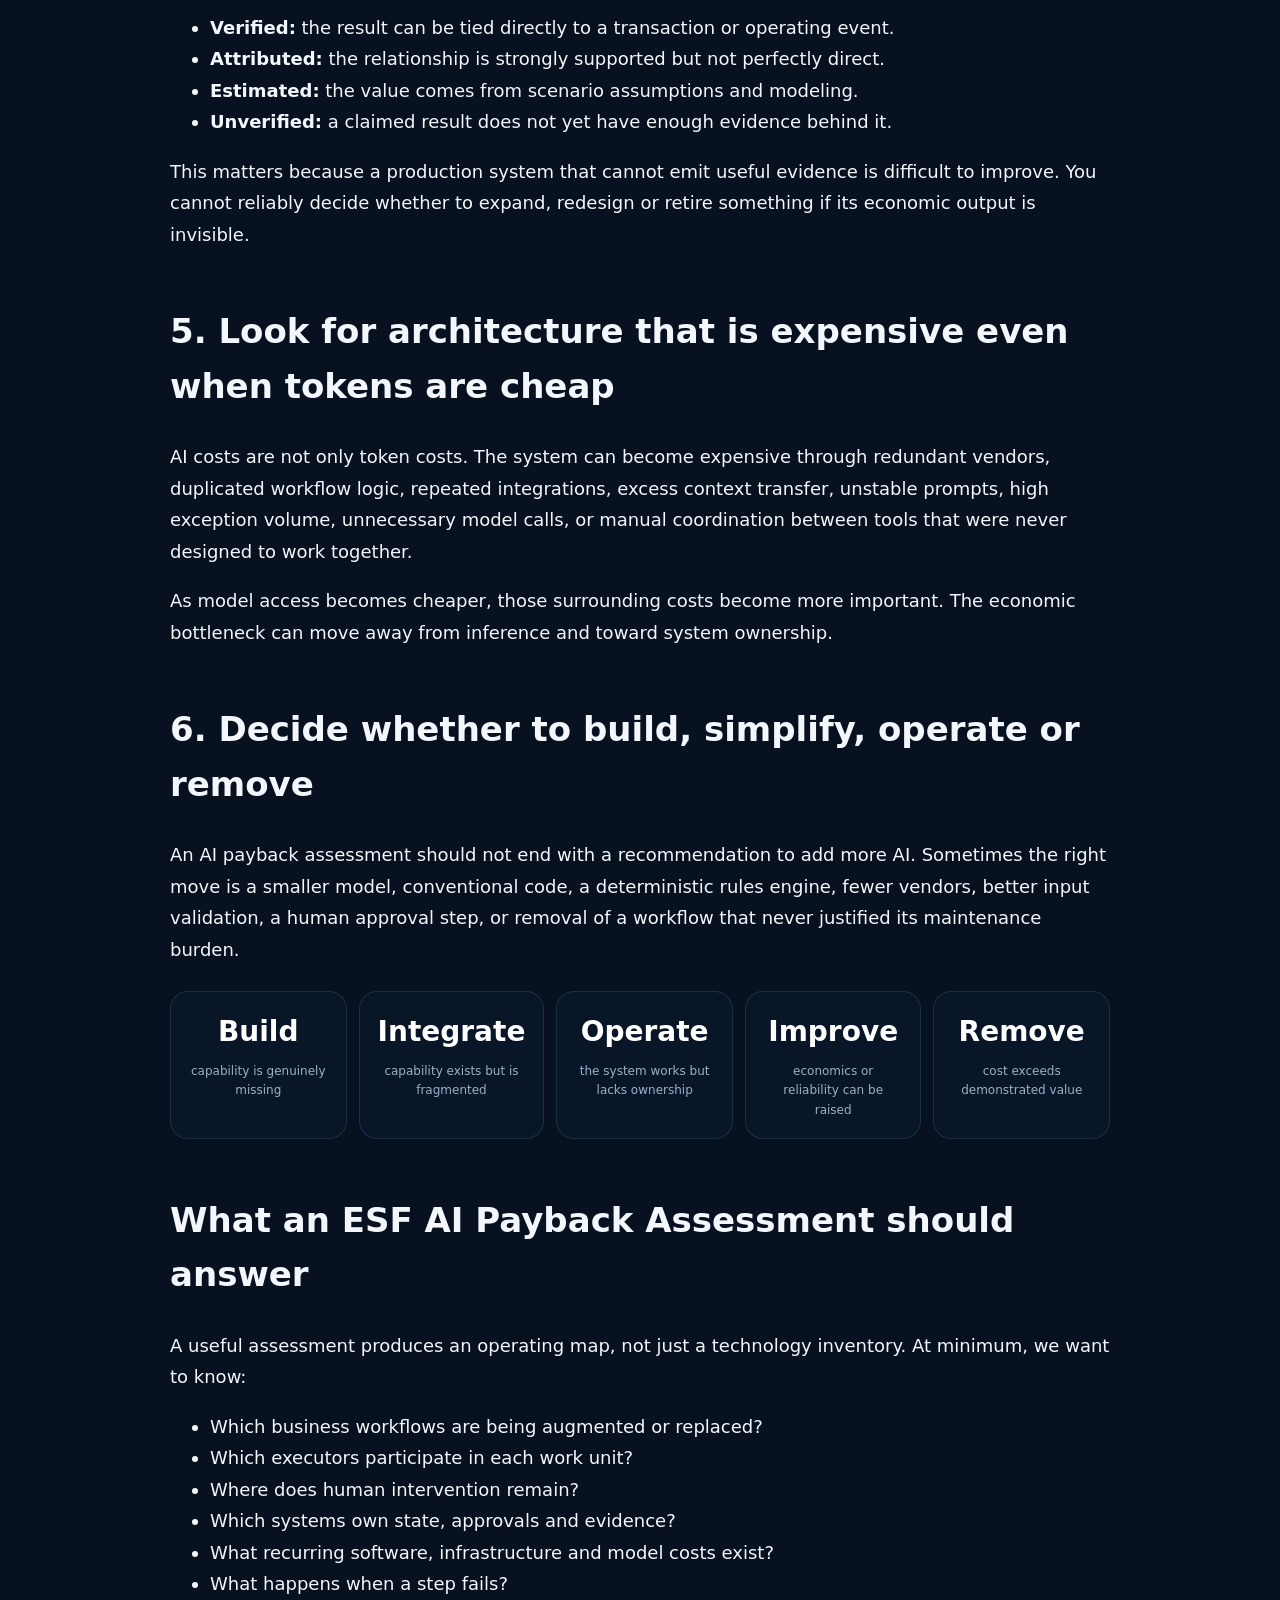
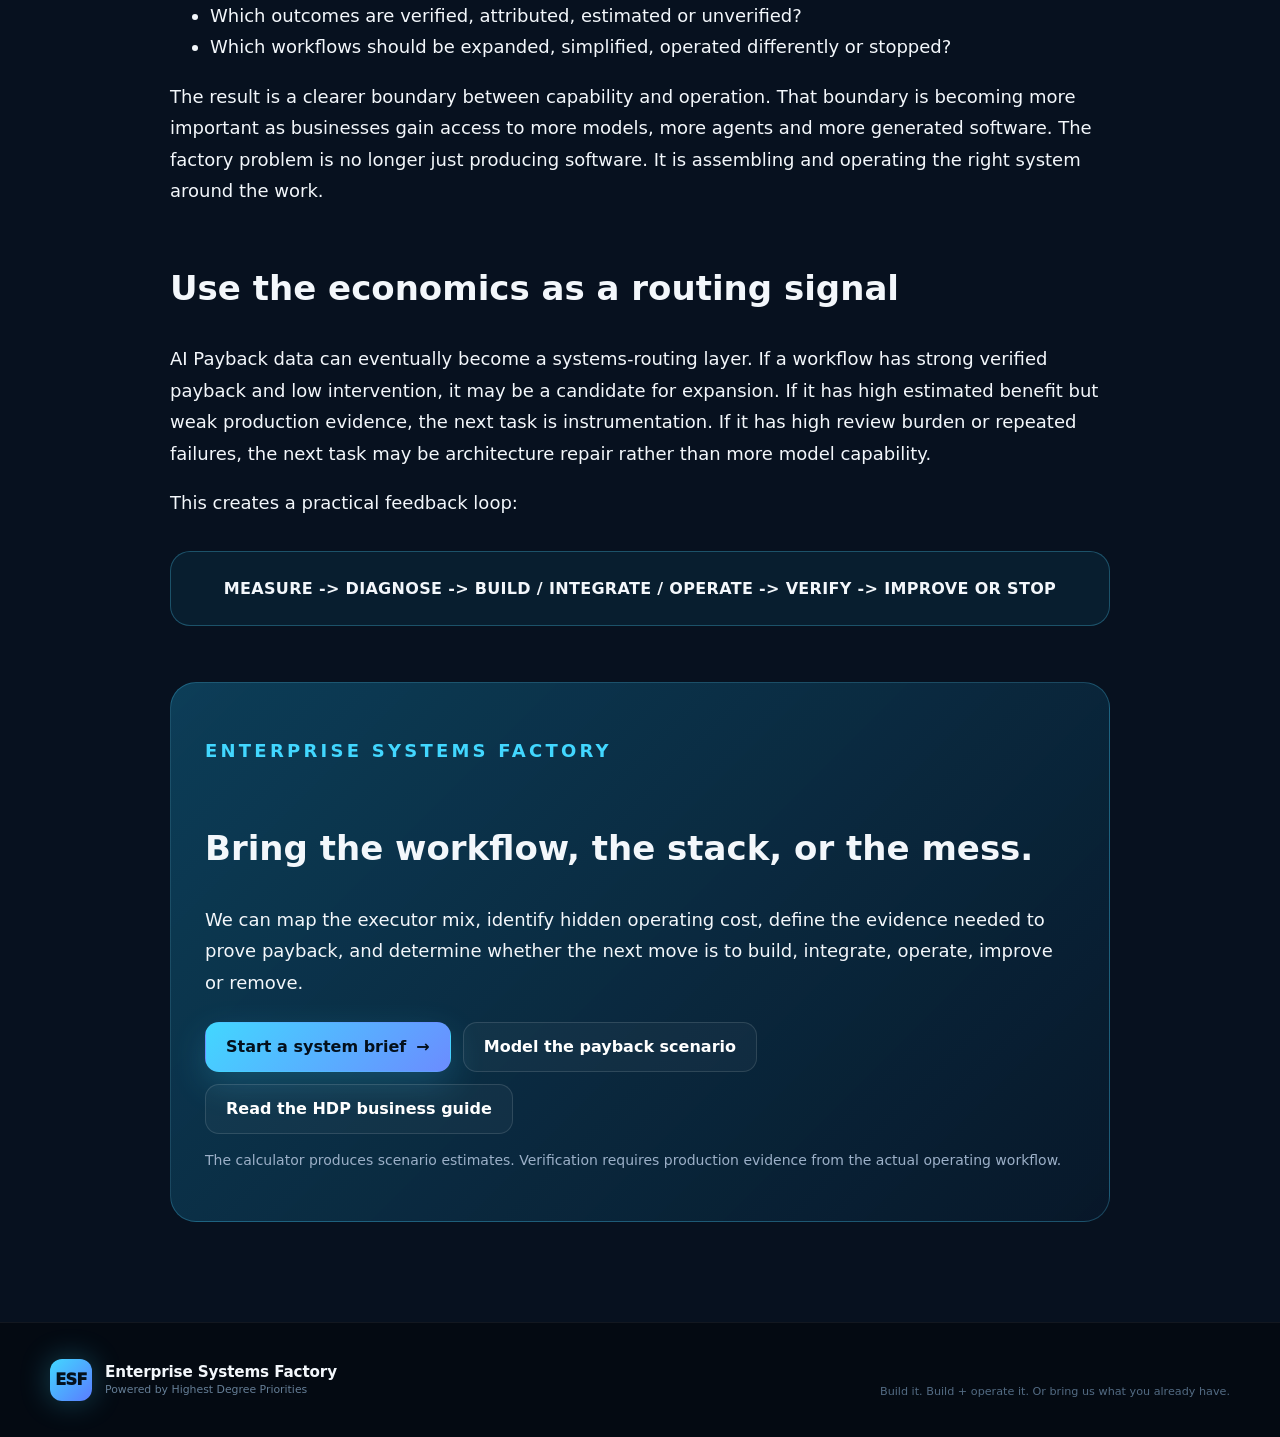
<file: insights/ai-payback-system-assessment/index.html>
<!DOCTYPE html>
<html lang="en">
<head>
  <meta charset="UTF-8" />
  <meta name="viewport" content="width=device-width, initial-scale=1.0" />
  <meta name="theme-color" content="#07111f" />
  <title>AI Payback System Assessment | Enterprise Systems Factory</title>
  <meta name="description" content="Assess whether your AI stack is becoming an operating capability or just adding tools, review burden and hidden cost. A practical ESF framework for AI payback." />
  <link rel="canonical" href="https://enterprisesystemsfactory.com/insights/ai-payback-system-assessment/" />
  <link rel="icon" href="/favicon.svg" type="image/svg+xml" />
  <meta property="og:type" content="article" />
  <meta property="og:title" content="AI Payback System Assessment | Enterprise Systems Factory" />
  <meta property="og:description" content="Evaluate AI architecture, workflow ownership, human review, reliability and economic evidence before adding more capability." />
  <meta property="og:url" content="https://enterprisesystemsfactory.com/insights/ai-payback-system-assessment/" />
  <meta name="twitter:card" content="summary_large_image" />

  <script async src="https://www.googletagmanager.com/gtag/js?id=G-2ZD9GMMZ36"></script>
  <script>
    window.dataLayer = window.dataLayer || [];
    function gtag(){dataLayer.push(arguments);}
    gtag('js', new Date());
    gtag('config', 'G-2ZD9GMMZ36');
  </script>

  <script type="application/ld+json">
  {
    "@context":"https://schema.org",
    "@type":"Article",
    "headline":"AI Payback System Assessment",
    "datePublished":"2026-09-30",
    "dateModified":"2026-09-30",
    "author":{"@type":"Organization","name":"Enterprise Systems Factory"},
    "publisher":{"@type":"Organization","name":"Enterprise Systems Factory","url":"https://enterprisesystemsfactory.com/"},
    "mainEntityOfPage":"https://enterprisesystemsfactory.com/insights/ai-payback-system-assessment/",
    "description":"A systems assessment for evaluating whether AI and automation are producing a reliable operating capability with measurable payback."
  }
  </script>
  <link rel="stylesheet" href="/styles.css" />
  <script src="/script.js" defer></script>
  <style>
    .article-shell{width:min(940px,calc(100% - 40px));margin:0 auto}
    .article-hero{padding:120px 0 64px;position:relative;z-index:1}
    .article-hero h1{max-width:900px;font-size:clamp(46px,7vw,82px);line-height:.98;margin:18px 0 24px;letter-spacing:-.04em}
    .article-hero h1 span{color:var(--accent,#55d7ff)}
    .article-hero .lead{max-width:820px;font-size:21px;line-height:1.65;color:var(--muted,#9fb0c3)}
    .article-body{position:relative;z-index:1;padding:10px 0 100px}
    .article-body p,.article-body li{font-size:18px;line-height:1.75}
    .article-body h2{margin-top:54px;font-size:34px}.article-body h3{margin-top:32px}
    .assessment-grid{display:grid;grid-template-columns:1fr 1fr;gap:16px;margin:30px 0}
    .assessment-card{background:rgba(10,25,44,.78);border:1px solid rgba(120,180,220,.18);border-radius:20px;padding:22px}
    .assessment-card strong{display:block;font-size:19px;margin-bottom:8px;color:#fff}
    .assessment-card p{font-size:15px;margin:0;color:var(--muted,#9fb0c3)}
    .system-flow{margin:32px 0;padding:24px;border-radius:20px;background:rgba(28,150,190,.1);border:1px solid rgba(85,215,255,.28);font-weight:800;text-align:center;letter-spacing:.02em}
    .callout{margin:30px 0;padding:24px;border-radius:20px;background:rgba(255,255,255,.04);border-left:4px solid #55d7ff}
    .scorecard{display:grid;grid-template-columns:repeat(5,1fr);gap:12px;margin:26px 0}
    .scorecard div{background:rgba(10,25,44,.75);border:1px solid rgba(120,180,220,.16);border-radius:18px;padding:18px;text-align:center}
    .scorecard strong{display:block;color:#fff;font-size:28px}.scorecard span{display:block;font-size:12px;margin-top:7px;color:var(--muted,#9fb0c3)}
    .cta-panel{margin-top:56px;padding:34px;border-radius:26px;background:linear-gradient(135deg,rgba(15,81,112,.7),rgba(8,24,42,.95));border:1px solid rgba(85,215,255,.25)}
    .cta-actions{display:flex;gap:12px;flex-wrap:wrap;margin-top:24px}
    .tiny{font-size:14px!important;color:var(--muted,#9fb0c3)}
    @media(max-width:780px){.assessment-grid{grid-template-columns:1fr}.scorecard{grid-template-columns:1fr 1fr}.scorecard div:last-child{grid-column:1/-1}}
  </style>
</head>
<body>
  <div class="ambient" aria-hidden="true">
    <span class="glow glow-a"></span><span class="glow glow-b"></span><span class="glow glow-c"></span><span class="grid"></span>
  </div>

  <header class="site-header">
    <div class="shell nav-wrap">
      <a class="brand" href="/" aria-label="Enterprise Systems Factory home">
        <span class="brand-mark">ESF</span>
        <span class="brand-copy"><strong>Enterprise Systems Factory</strong><small>Powered by Highest Degree Priorities</small></span>
      </a>
      <nav class="nav-links" aria-label="Main navigation">
        <a href="/#paths">Choose a path</a>
        <a href="/#factory">How it works</a>
        <a href="/#operate">What we operate</a>
        <a href="/#start" class="nav-cta">Start a system brief</a>
      </nav>
      <button class="menu-toggle" aria-label="Open navigation" aria-expanded="false">☰</button>
    </div>
  </header>

  <main>
    <section class="article-hero article-shell">
      <p class="eyebrow">AI PAYBACK / SYSTEM ASSESSMENT</p>
      <h1>Before adding more AI, ask whether the system is becoming <span>an operating capability.</span></h1>
      <p class="lead">A model can get cheaper. An agent can get smarter. A workflow can gain more steps. None of that guarantees a better business system. ESF looks at the architecture underneath the economics: ownership, integration, human intervention, failure recovery, evidence and operating cost.</p>
    </section>

    <article class="article-body article-shell">
      <p>AI adoption can create a strange form of technical progress: the organization has more capability than before, but the work is not necessarily easier to own, cheaper to operate, or more reliable. New tools appear quickly. Agents overlap. APIs connect different parts of the process. Human reviewers compensate for gaps. Nobody has a single view of what the total operating system costs.</p>

      <div class="callout"><strong>The architecture question is not "How much AI do we have?" It is "What operating capability does this stack now produce, and can we prove that it is better than the baseline?"</strong></div>

      <h2>1. Map the executor mix</h2>
      <p>Start by describing the real workflow instead of the intended architecture. A single business process might include a person, conventional software, one or more models, an agent, an external SaaS platform, and a manual exception queue.</p>
      <p>AI Payback OS uses a shared executor vocabulary so different forms of work can be compared without forcing everything into an "AI" bucket:</p>

      <div class="assessment-grid">
        <div class="assessment-card"><strong>Human</strong><p>Direct execution, judgment, approvals, repair and exception handling.</p></div>
        <div class="assessment-card"><strong>Software</strong><p>Deterministic applications, rules, scripts, APIs and workflow engines.</p></div>
        <div class="assessment-card"><strong>Model</strong><p>A bounded inference or generation step performed by an AI model.</p></div>
        <div class="assessment-card"><strong>Agent</strong><p>A multi-step system that selects actions, calls tools or coordinates work.</p></div>
        <div class="assessment-card"><strong>Robot</strong><p>Physical automation performing work in the real world.</p></div>
        <div class="assessment-card"><strong>Hybrid</strong><p>A deliberate combination of people and machine execution.</p></div>
      </div>

      <p>That inventory often reveals the first architecture problem: the company thinks it has "an AI workflow," while the production reality is a chain of loosely owned systems with several hidden human dependencies.</p>

      <h2>2. Find the ownership boundaries</h2>
      <p>Every operating workflow needs somebody or something to own each important transition. Who owns the input? Who notices when an API fails? Who approves a risky action? Who reconciles duplicate work? Who knows whether the output reached the downstream system? Who is allowed to change the process?</p>
      <p>Without those answers, more capability can increase ambiguity. The system becomes harder to debug because responsibility moves across vendors, models, scripts and teams.</p>

      <div class="system-flow">INPUT -> EXECUTOR -> VALIDATION -> EXCEPTION PATH -> BUSINESS SYSTEM -> EVIDENCE -> OUTCOME</div>

      <h2>3. Measure intervention, not just automation</h2>
      <p>One of the easiest ways to overstate AI payback is to measure the automated step and ignore the review burden around it. A workflow can look highly autonomous while operators spend substantial time checking outputs, resubmitting failed jobs, repairing source data, or approving every important action.</p>
      <p>From a systems perspective, human intervention is not automatically a defect. Some intervention is intentional governance. The problem is unmeasured intervention: labor that the architecture silently depends on but the business case excludes.</p>

      <h2>4. Separate production evidence from scenario math</h2>
      <p>ESF treats economic evidence as part of the operating architecture. A system should be able to distinguish what happened from what is merely expected to happen.</p>
      <ul>
        <li><strong>Verified:</strong> the result can be tied directly to a transaction or operating event.</li>
        <li><strong>Attributed:</strong> the relationship is strongly supported but not perfectly direct.</li>
        <li><strong>Estimated:</strong> the value comes from scenario assumptions and modeling.</li>
        <li><strong>Unverified:</strong> a claimed result does not yet have enough evidence behind it.</li>
      </ul>
      <p>This matters because a production system that cannot emit useful evidence is difficult to improve. You cannot reliably decide whether to expand, redesign or retire something if its economic output is invisible.</p>

      <h2>5. Look for architecture that is expensive even when tokens are cheap</h2>
      <p>AI costs are not only token costs. The system can become expensive through redundant vendors, duplicated workflow logic, repeated integrations, excess context transfer, unstable prompts, high exception volume, unnecessary model calls, or manual coordination between tools that were never designed to work together.</p>
      <p>As model access becomes cheaper, those surrounding costs become more important. The economic bottleneck can move away from inference and toward system ownership.</p>

      <h2>6. Decide whether to build, simplify, operate or remove</h2>
      <p>An AI payback assessment should not end with a recommendation to add more AI. Sometimes the right move is a smaller model, conventional code, a deterministic rules engine, fewer vendors, better input validation, a human approval step, or removal of a workflow that never justified its maintenance burden.</p>

      <div class="scorecard">
        <div><strong>Build</strong><span>capability is genuinely missing</span></div>
        <div><strong>Integrate</strong><span>capability exists but is fragmented</span></div>
        <div><strong>Operate</strong><span>the system works but lacks ownership</span></div>
        <div><strong>Improve</strong><span>economics or reliability can be raised</span></div>
        <div><strong>Remove</strong><span>cost exceeds demonstrated value</span></div>
      </div>

      <h2>What an ESF AI Payback Assessment should answer</h2>
      <p>A useful assessment produces an operating map, not just a technology inventory. At minimum, we want to know:</p>
      <ul>
        <li>Which business workflows are being augmented or replaced?</li>
        <li>Which executors participate in each work unit?</li>
        <li>Where does human intervention remain?</li>
        <li>Which systems own state, approvals and evidence?</li>
        <li>What recurring software, infrastructure and model costs exist?</li>
        <li>What happens when a step fails?</li>
        <li>Which outcomes are verified, attributed, estimated or unverified?</li>
        <li>Which workflows should be expanded, simplified, operated differently or stopped?</li>
      </ul>

      <p>The result is a clearer boundary between capability and operation. That boundary is becoming more important as businesses gain access to more models, more agents and more generated software. The factory problem is no longer just producing software. It is assembling and operating the right system around the work.</p>

      <h2>Use the economics as a routing signal</h2>
      <p>AI Payback data can eventually become a systems-routing layer. If a workflow has strong verified payback and low intervention, it may be a candidate for expansion. If it has high estimated benefit but weak production evidence, the next task is instrumentation. If it has high review burden or repeated failures, the next task may be architecture repair rather than more model capability.</p>
      <p>This creates a practical feedback loop:</p>
      <div class="system-flow">MEASURE -> DIAGNOSE -> BUILD / INTEGRATE / OPERATE -> VERIFY -> IMPROVE OR STOP</div>

      <section class="cta-panel">
        <p class="eyebrow">ENTERPRISE SYSTEMS FACTORY</p>
        <h2>Bring the workflow, the stack, or the mess.</h2>
        <p>We can map the executor mix, identify hidden operating cost, define the evidence needed to prove payback, and determine whether the next move is to build, integrate, operate, improve or remove.</p>
        <div class="cta-actions">
          <a class="btn btn-primary" href="/?utm_source=esf_ai_payback&utm_medium=owned_content&utm_campaign=ai_payback#start" data-track="ai_payback_assessment_start">Start a system brief <span>→</span></a>
          <a class="btn btn-ghost" data-track="ai_payback_calculator_click" href="https://api.virtualmarketinsight.com/ai-payback-calculator?utm_source=esf&utm_medium=owned_content&utm_campaign=ai_payback">Model the payback scenario</a>
          <a class="btn btn-ghost" data-track="ai_payback_hdp_guide_click" href="https://www.highestdegreepriorities.com/insights/ai-payback-business-value/?utm_source=esf&utm_medium=owned_content&utm_campaign=ai_payback">Read the HDP business guide</a>
        </div>
        <p class="tiny">The calculator produces scenario estimates. Verification requires production evidence from the actual operating workflow.</p>
      </section>
    </article>
  </main>

  <footer class="footer">
    <div class="shell footer-grid">
      <div>
        <a class="brand" href="/"><span class="brand-mark">ESF</span><span class="brand-copy"><strong>Enterprise Systems Factory</strong><small>Powered by Highest Degree Priorities</small></span></a>
      </div>
      <div><p>Build it. Build + operate it. Or bring us what you already have.</p></div>
    </div>
  </footer>
</body>
</html>
</file>
<file: styles.css>
:root{
  --bg:#07111f;
  --bg-2:#0a1628;
  --panel:#0e1d31cc;
  --panel-solid:#0e1d31;
  --line:#203653;
  --text:#f3f7fb;
  --muted:#9cb0c8;
  --cyan:#42d7ff;
  --blue:#5a7cff;
  --gold:#f2bf5a;
  --green:#51e6a7;
  --danger:#ff7b8f;
  --shadow:0 20px 60px rgba(0,0,0,.35);
  --radius:24px;
}
*{box-sizing:border-box}
html{scroll-behavior:smooth}
body{
  margin:0;
  background:var(--bg);
  color:var(--text);
  font-family:Inter,ui-sans-serif,system-ui,-apple-system,BlinkMacSystemFont,"Segoe UI",sans-serif;
  line-height:1.6;
  overflow-x:hidden;
}
a{color:inherit;text-decoration:none}
button,input,select,textarea{font:inherit}
button{color:inherit}
.shell{width:min(1180px,calc(100% - 40px));margin:0 auto}
.ambient{position:fixed;inset:0;pointer-events:none;z-index:-3;overflow:hidden;background:
  radial-gradient(circle at 20% 10%,rgba(66,215,255,.08),transparent 30%),
  radial-gradient(circle at 80% 20%,rgba(90,124,255,.08),transparent 28%),
  linear-gradient(180deg,#07111f 0%,#081320 45%,#06101c 100%)}
.glow{position:absolute;border-radius:50%;filter:blur(80px);opacity:.25;animation:drift 14s ease-in-out infinite alternate}
.glow-a{width:420px;height:420px;background:#1489ff;top:8%;left:-160px}
.glow-b{width:520px;height:520px;background:#5d3cff;top:38%;right:-220px;animation-delay:-6s}
.glow-c{width:340px;height:340px;background:#00d59c;bottom:4%;left:35%;animation-delay:-10s}
.grid{position:absolute;inset:0;background-image:linear-gradient(rgba(255,255,255,.025) 1px,transparent 1px),linear-gradient(90deg,rgba(255,255,255,.025) 1px,transparent 1px);background-size:48px 48px;mask-image:linear-gradient(to bottom,black,transparent 92%)}
@keyframes drift{to{transform:translate3d(80px,40px,0) scale(1.15)}}

.site-header{position:sticky;top:0;z-index:50;background:rgba(7,17,31,.76);backdrop-filter:blur(18px);border-bottom:1px solid rgba(255,255,255,.06)}
.nav-wrap{height:76px;display:flex;align-items:center;justify-content:space-between;gap:24px}
.brand{display:flex;align-items:center;gap:13px;min-width:0}
.brand-mark{display:grid;place-items:center;width:42px;height:42px;border-radius:12px;background:linear-gradient(135deg,var(--cyan),var(--blue));color:#04111d;font-weight:950;letter-spacing:-.04em;box-shadow:0 0 30px rgba(66,215,255,.28)}
.brand-copy{display:flex;flex-direction:column;line-height:1.12}
.brand-copy strong{font-size:.97rem;letter-spacing:-.01em}
.brand-copy small{color:var(--muted);font-size:.68rem;margin-top:3px}
.nav-links{display:flex;align-items:center;gap:26px;font-size:.9rem;color:#c7d5e6}
.nav-links a{transition:.2s ease}
.nav-links a:hover{color:white}
.nav-cta{padding:10px 15px;border:1px solid rgba(66,215,255,.3);border-radius:999px;background:rgba(66,215,255,.07)}
.menu-toggle{display:none;background:none;border:0;font-size:1.45rem}

.hero{min-height:calc(100vh - 76px);display:grid;grid-template-columns:1.06fr .94fr;gap:70px;align-items:center;padding-top:72px;padding-bottom:86px;position:relative}
.eyebrow{display:flex;align-items:center;gap:9px;color:var(--cyan);font-size:.75rem;font-weight:800;letter-spacing:.18em;text-transform:uppercase}
.pulse-dot{width:8px;height:8px;border-radius:50%;background:var(--green);box-shadow:0 0 0 0 rgba(81,230,167,.4);animation:pulse 2s infinite}
@keyframes pulse{70%{box-shadow:0 0 0 10px rgba(81,230,167,0)}100%{box-shadow:0 0 0 0 rgba(81,230,167,0)}}
.hero h1{font-size:clamp(3.6rem,7vw,7.2rem);line-height:.88;letter-spacing:-.07em;margin:22px 0 22px;max-width:780px}
.hero h1 span{background:linear-gradient(90deg,#fff 0%,var(--cyan) 52%,#88a1ff 100%);-webkit-background-clip:text;background-clip:text;color:transparent}
.hero-lead{font-size:clamp(1.5rem,2.2vw,2rem);font-weight:760;letter-spacing:-.03em;margin:0 0 8px}
.hero-sub{font-size:1.06rem;color:var(--muted);max-width:720px;margin:0 0 30px}
.hero-actions{display:flex;flex-wrap:wrap;gap:12px;margin:28px 0 20px}
.btn{display:inline-flex;align-items:center;justify-content:center;gap:10px;min-height:50px;padding:0 20px;border-radius:14px;border:1px solid transparent;font-weight:800;cursor:pointer;transition:transform .2s ease,box-shadow .2s ease,border-color .2s ease,background .2s ease}
.btn:hover{transform:translateY(-2px)}
.btn-primary{background:linear-gradient(135deg,var(--cyan),#6b8cff);color:#04101c;box-shadow:0 12px 35px rgba(66,215,255,.2)}
.btn-primary:hover{box-shadow:0 16px 44px rgba(66,215,255,.32)}
.btn-ghost{background:rgba(255,255,255,.035);border-color:rgba(255,255,255,.12);color:white}
.btn-ghost:hover{border-color:rgba(66,215,255,.4);background:rgba(66,215,255,.07)}
.btn.full{width:100%}
.hero-proof{display:flex;flex-wrap:wrap;gap:12px 22px;color:#bfd0e3;font-size:.86rem}
.hero-proof i{font-style:normal;color:var(--green);font-weight:900}

.factory-console{position:relative;border:1px solid rgba(103,173,255,.26);border-radius:30px;background:linear-gradient(180deg,rgba(16,33,56,.88),rgba(6,16,29,.92));box-shadow:var(--shadow),inset 0 1px 0 rgba(255,255,255,.06);overflow:hidden;min-height:590px}
.factory-console:before{content:"";position:absolute;inset:0;background:radial-gradient(circle at 50% 35%,rgba(66,215,255,.14),transparent 34%),linear-gradient(120deg,transparent 0 38%,rgba(255,255,255,.025) 40%,transparent 42%);pointer-events:none}
.console-top{height:48px;padding:0 18px;display:grid;grid-template-columns:1fr auto 1fr;align-items:center;border-bottom:1px solid rgba(255,255,255,.07);font-size:.65rem;letter-spacing:.15em;color:#8ea4bd}
.console-lights{display:flex;gap:6px}.console-lights i{width:7px;height:7px;border-radius:50%;background:#334760}.console-lights i:nth-child(1){background:#ff6a7a}.console-lights i:nth-child(2){background:#f6c85f}.console-lights i:nth-child(3){background:#51e6a7}
.status-live{justify-self:end;color:#b7f7d9}.status-live b{display:inline-block;width:6px;height:6px;border-radius:50%;background:var(--green);box-shadow:0 0 10px var(--green);margin-right:7px}
.console-core{height:300px;position:relative;display:grid;place-items:center}
.core-center{position:absolute;z-index:4;width:118px;height:118px;border-radius:50%;display:grid;place-content:center;text-align:center;background:radial-gradient(circle at 35% 30%,#17375e,#07111f 68%);border:1px solid rgba(90,171,255,.48);box-shadow:0 0 70px rgba(66,215,255,.18),inset 0 0 30px rgba(66,215,255,.08)}
.core-center strong{font-size:1.8rem;letter-spacing:.06em}.core-center small{font-size:.56rem;letter-spacing:.18em;color:var(--cyan)}
.core-orbit{position:absolute;border:1px solid rgba(76,151,226,.24);border-radius:50%;animation:spin 18s linear infinite}
.orbit-one{width:210px;height:210px}.orbit-two{width:284px;height:284px;animation-duration:28s;animation-direction:reverse;border-style:dashed}
.core-orbit span{position:absolute;width:12px;height:12px;border-radius:50%;background:var(--cyan);box-shadow:0 0 18px var(--cyan)}
.orbit-one span:nth-child(1){top:-6px;left:50%}.orbit-one span:nth-child(2){left:5%;bottom:20%}.orbit-one span:nth-child(3){right:3%;bottom:28%;background:var(--gold);box-shadow:0 0 18px var(--gold)}
.orbit-two span:nth-child(1){left:-5px;top:48%}.orbit-two span:nth-child(2){right:20%;top:3%}.orbit-two span:nth-child(3){right:-5px;bottom:28%;background:var(--green)}.orbit-two span:nth-child(4){left:23%;bottom:1%;background:#8d78ff}
@keyframes spin{to{transform:rotate(360deg)}}
.console-stream{padding:0 22px 22px;display:grid;gap:7px}
.console-stream div{display:grid;grid-template-columns:34px 1fr auto;gap:8px;align-items:center;padding:9px 12px;border:1px solid rgba(255,255,255,.055);background:rgba(255,255,255,.025);border-radius:10px;font-size:.66rem}
.console-stream span{color:#607892}.console-stream b{letter-spacing:.11em;font-weight:750}.console-stream em{font-style:normal;color:#70eeb6}
.scroll-cue{position:absolute;bottom:24px;left:0;font-size:.63rem;letter-spacing:.18em;color:#7590aa}.scroll-cue span{display:inline-block;margin-left:6px;animation:bounce 1.5s infinite}@keyframes bounce{50%{transform:translateY(5px)}}

.ticker{border-top:1px solid rgba(255,255,255,.06);border-bottom:1px solid rgba(255,255,255,.06);overflow:hidden;background:rgba(255,255,255,.018)}
.ticker-track{display:flex;gap:24px;align-items:center;width:max-content;padding:14px 0;animation:ticker 32s linear infinite;font-size:.68rem;letter-spacing:.16em;color:#8ca2bb;white-space:nowrap}
.ticker-track b{color:var(--cyan);font-weight:400}
@keyframes ticker{to{transform:translateX(-50%)}}

.section{padding:110px 0}
.section-head{max-width:760px;margin-bottom:44px}
.section-head h2,.split-grid h2,.operator-grid h2,.powered-grid h2,.start-grid h2{font-size:clamp(2.2rem,4vw,4.25rem);line-height:1;letter-spacing:-.055em;margin:14px 0 18px}
.section-head p,.split-grid p,.operator-grid p,.powered-grid p,.start-grid p{color:var(--muted)}
.section-head>p:last-child{font-size:1.05rem;max-width:680px}
.path-grid{display:grid;grid-template-columns:repeat(3,1fr);gap:18px;align-items:stretch}
.path-card{position:relative;padding:32px;border-radius:var(--radius);border:1px solid rgba(255,255,255,.09);background:linear-gradient(180deg,rgba(255,255,255,.045),rgba(255,255,255,.02));box-shadow:0 15px 45px rgba(0,0,0,.17);transition:.28s ease;overflow:hidden}
.path-card:hover{transform:translateY(-6px);border-color:rgba(66,215,255,.34);box-shadow:0 24px 60px rgba(0,0,0,.25)}
.path-card.featured{background:linear-gradient(180deg,rgba(66,215,255,.11),rgba(80,80,180,.055));border-color:rgba(66,215,255,.38);box-shadow:0 20px 70px rgba(25,111,170,.16)}
.path-card.featured:after{content:"";position:absolute;width:200px;height:200px;border-radius:50%;background:var(--cyan);filter:blur(100px);opacity:.10;top:-80px;right:-80px}
.featured-label{position:absolute;right:18px;top:18px;font-size:.58rem;letter-spacing:.16em;color:#06121f;background:var(--cyan);padding:5px 8px;border-radius:999px;font-weight:900}
.path-num{font-size:.65rem;letter-spacing:.2em;color:#637f9c}.path-card h3{font-size:1.55rem;letter-spacing:-.03em;margin:25px 0 3px}.path-question{color:white!important;font-weight:800;font-size:1rem;margin:0 0 14px}.path-card>p:not(.path-question){color:var(--muted);font-size:.93rem;min-height:92px}.path-card ul{list-style:none;padding:0;margin:24px 0 28px;display:grid;gap:9px}.path-card li{font-size:.86rem;color:#bed0e2}.path-card li:before{content:"+";color:var(--cyan);font-weight:900;margin-right:8px}.text-link{border:0;background:none;padding:0;color:#e6f8ff;font-weight:850;cursor:pointer}.text-link span{color:var(--cyan);margin-left:5px;transition:.2s}.text-link:hover span{margin-left:9px}

.split-section{background:linear-gradient(180deg,rgba(255,255,255,.025),rgba(255,255,255,.01));border-top:1px solid rgba(255,255,255,.05);border-bottom:1px solid rgba(255,255,255,.05)}
.split-grid{display:grid;grid-template-columns:1fr 1fr;gap:70px;align-items:center}.split-grid h2 span{color:var(--cyan)}.big-copy{font-size:1.14rem!important;color:#d3dfeb!important}.before-after{display:grid;grid-template-columns:1fr 44px 1fr;align-items:center}.ba-card{min-height:220px;padding:28px;border-radius:20px;border:1px solid rgba(255,255,255,.1);display:flex;flex-direction:column;justify-content:center}.ba-card span{font-size:.63rem;letter-spacing:.15em;color:#7892ad}.ba-card strong{font-size:1.5rem;line-height:1.1;margin:12px 0}.ba-card small{color:#7f96ae}.ba-card.muted{opacity:.6}.ba-card.active{border-color:rgba(66,215,255,.38);background:linear-gradient(150deg,rgba(66,215,255,.1),rgba(90,124,255,.06));box-shadow:0 15px 60px rgba(29,116,169,.15)}.arrow-stack{text-align:center;color:var(--cyan);font-size:1.5rem}

.factory-line{display:grid;grid-template-columns:repeat(4,1fr);gap:12px;position:relative}.factory-step{padding:22px;border-radius:16px;border:1px solid rgba(255,255,255,.075);background:rgba(255,255,255,.025);min-height:160px;transition:.25s}.factory-step:hover{border-color:rgba(66,215,255,.35);background:rgba(66,215,255,.045);transform:translateY(-3px)}.factory-step span{color:var(--cyan);font-size:.61rem;letter-spacing:.18em}.factory-step strong{display:block;margin:12px 0 8px;letter-spacing:.04em}.factory-step small{display:block;color:#8da4bc;line-height:1.45}.factory-principle{margin-top:28px;padding:24px;border-radius:18px;border:1px solid rgba(66,215,255,.16);display:grid;grid-template-columns:auto 1fr auto;align-items:center;gap:24px;background:rgba(66,215,255,.035)}.factory-principle>strong{color:#cfefff}.factory-principle>div{display:flex;align-items:center;justify-content:center;gap:12px}.factory-principle span{font-size:.68rem;letter-spacing:.12em;padding:8px 10px;border-radius:8px;background:#0c1b2e;border:1px solid #1a3552}.factory-principle i{font-style:normal;color:var(--cyan)}.factory-principle p{margin:0;color:#7f97ae;font-size:.82rem}

.dark-panel{background:#050d17;border-top:1px solid rgba(255,255,255,.055);border-bottom:1px solid rgba(255,255,255,.055)}
.operate-grid{display:grid;grid-template-columns:repeat(3,1fr);gap:15px}.mini-card{padding:25px;border-radius:18px;background:linear-gradient(180deg,#0a1727,#07111e);border:1px solid rgba(255,255,255,.075);transition:.25s}.mini-card:hover{transform:translateY(-4px);border-color:rgba(66,215,255,.28)}.mini-card>span{font-size:1.5rem;color:var(--cyan)}.mini-card h3{margin:14px 0 6px}.mini-card p{margin:0;color:#8ca4bc;font-size:.9rem}

.operator-grid{display:grid;grid-template-columns:.9fr 1.1fr;gap:80px;align-items:center}.operator-visual{height:470px;position:relative;display:grid;place-items:center}.operator-ring{position:absolute;border:1px solid rgba(91,153,221,.22);border-radius:50%;animation:spin 22s linear infinite}.ring-a{width:220px;height:220px}.ring-b{width:330px;height:330px;animation-direction:reverse;animation-duration:35s;border-style:dashed}.ring-c{width:430px;height:430px;animation-duration:48s}.operator-node{width:160px;height:160px;border-radius:50%;display:grid;place-content:center;text-align:center;background:radial-gradient(circle,#17355b 0%,#07111e 68%);border:1px solid rgba(66,215,255,.4);box-shadow:0 0 100px rgba(66,215,255,.14)}.operator-node strong{font-size:1.05rem;letter-spacing:.08em}.operator-node small{font-size:.48rem;color:var(--cyan);letter-spacing:.12em;margin-top:4px}.sat{position:absolute;font-size:.58rem;letter-spacing:.12em;padding:7px 10px;border:1px solid rgba(255,255,255,.12);border-radius:999px;background:#0a1829;color:#a9bfd4}.s1{top:18%;left:17%}.s2{top:24%;right:14%}.s3{bottom:22%;left:10%}.s4{bottom:15%;right:18%}.check-grid{display:grid;grid-template-columns:1fr 1fr;gap:11px;margin:26px 0}.check-grid span{padding:12px 14px;border:1px solid rgba(255,255,255,.08);border-radius:12px;background:rgba(255,255,255,.025);font-size:.88rem}.check-grid span:before{content:"✓";color:var(--green);margin-right:8px;font-weight:900}.fine-note{font-size:.84rem!important;color:#708aa2!important}

.use-cases{background:linear-gradient(180deg,rgba(66,215,255,.025),rgba(90,124,255,.02))}.use-grid{display:grid;grid-template-columns:repeat(3,1fr);gap:14px}.use-card{padding:25px;border-radius:18px;border:1px solid rgba(255,255,255,.075);background:rgba(255,255,255,.025)}.use-card small{font-size:.59rem;letter-spacing:.16em;color:var(--cyan)}.use-card h3{margin:10px 0 7px;font-size:1.15rem}.use-card p{margin:0;color:#8ea5bd;font-size:.88rem}

.cost-strip{display:grid;grid-template-columns:1fr auto 1fr auto 1fr auto 1fr;gap:14px;align-items:center}.cost-strip>div{padding:22px;border:1px solid rgba(255,255,255,.08);border-radius:16px;background:rgba(255,255,255,.025)}.cost-strip span{font-size:.6rem;color:#5f7a95}.cost-strip strong{display:block;font-size:.84rem;letter-spacing:.1em;margin:7px 0}.cost-strip small{color:#7891aa}.cost-strip>b{color:#42617e;font-size:1.4rem}.proof-banner{margin-top:28px;padding:30px;border-radius:22px;background:linear-gradient(120deg,rgba(66,215,255,.1),rgba(90,124,255,.08));border:1px solid rgba(66,215,255,.24);display:flex;align-items:center;justify-content:space-between;gap:30px}.proof-banner h3{font-size:1.6rem;margin:8px 0 3px}.proof-banner p{max-width:720px;color:#9eb1c6;margin:0}.tag{font-size:.6rem;letter-spacing:.14em;color:var(--cyan)}

.powered{border-top:1px solid rgba(255,255,255,.06);border-bottom:1px solid rgba(255,255,255,.06);background:rgba(255,255,255,.017)}.powered-grid{display:grid;grid-template-columns:1fr 1fr;gap:70px;align-items:center}.external{display:inline-block;margin-top:12px}.capability-cloud{display:flex;flex-wrap:wrap;gap:10px;align-content:center}.capability-cloud span{padding:10px 14px;border-radius:999px;border:1px solid rgba(255,255,255,.1);background:rgba(255,255,255,.03);font-size:.8rem;color:#adc0d3}.capability-cloud span:nth-child(3n+1){border-color:rgba(66,215,255,.23)}.capability-cloud span:nth-child(4n+2){border-color:rgba(242,191,90,.18)}

.partner-box{padding:38px;border-radius:24px;border:1px solid rgba(255,255,255,.09);display:flex;align-items:center;justify-content:space-between;gap:30px;background:linear-gradient(120deg,rgba(255,255,255,.03),rgba(66,215,255,.035))}.partner-box h2{font-size:2rem;letter-spacing:-.04em;margin:10px 0 6px}.partner-box p{margin:0;color:#91a7be}

.start-section{background:linear-gradient(180deg,#07111f,#050c15);border-top:1px solid rgba(255,255,255,.06)}.start-grid{display:grid;grid-template-columns:.85fr 1.15fr;gap:70px;align-items:start}.start-points{display:grid;gap:10px;margin-top:28px}.start-points span{display:flex;gap:12px;color:#aac0d4}.start-points b{color:var(--cyan);font-size:.68rem;letter-spacing:.1em;margin-top:4px}.brief-card,.brief-result{padding:28px;border-radius:22px;border:1px solid rgba(66,215,255,.2);background:rgba(12,27,46,.72);box-shadow:var(--shadow)}.brief-progress{height:3px;background:#10243a;border-radius:99px;overflow:hidden;margin:-5px 0 25px}.brief-progress span{display:block;height:100%;width:0;background:linear-gradient(90deg,var(--cyan),var(--blue));transition:.25s}.brief-card label{display:block;margin:16px 0 7px;font-size:.79rem;font-weight:800;color:#c6d5e5}.segmented{display:grid;grid-template-columns:repeat(3,1fr);gap:7px}.segmented button{min-height:44px;border-radius:10px;border:1px solid rgba(255,255,255,.1);background:#091727;color:#a9bdd0;cursor:pointer;font-size:.78rem;font-weight:800;transition:.2s}.segmented button.active{border-color:var(--cyan);background:rgba(66,215,255,.1);color:white;box-shadow:inset 0 0 0 1px rgba(66,215,255,.12)}.brief-card input,.brief-card select,.brief-card textarea{width:100%;border:1px solid rgba(255,255,255,.09);border-radius:11px;background:#081523;color:#f3f7fb;padding:12px 13px;outline:none}.brief-card textarea{resize:vertical}.brief-card input:focus,.brief-card select:focus,.brief-card textarea:focus{border-color:rgba(66,215,255,.5);box-shadow:0 0 0 3px rgba(66,215,255,.07)}.form-note{font-size:.72rem!important;color:#71899f!important;margin:10px 0 0!important}.brief-result{grid-column:2;margin-top:-36px}.brief-result h3{font-size:1.6rem;margin:10px 0}.brief-result pre{white-space:pre-wrap;font-family:inherit;color:#b8cada;background:#07111e;padding:18px;border-radius:14px;border:1px solid rgba(255,255,255,.07);font-size:.84rem}.result-actions{display:flex;gap:10px;flex-wrap:wrap;margin-top:16px}

.final-cta{text-align:center;padding:110px 0 120px;border-top:1px solid rgba(255,255,255,.06);background:radial-gradient(circle at 50% 80%,rgba(66,215,255,.10),transparent 32%)}.final-cta p{font-size:.66rem;letter-spacing:.2em;color:var(--cyan);font-weight:850}.final-cta h2{font-size:clamp(3rem,6vw,6rem);letter-spacing:-.065em;line-height:.95;margin:10px 0 26px}.final-actions{display:flex;justify-content:center;gap:12px;flex-wrap:wrap}
footer{border-top:1px solid rgba(255,255,255,.06);padding:36px 0;background:#040a12}.footer-grid{display:grid;grid-template-columns:1fr auto;gap:20px;align-items:end}.footer-grid>div:first-child{display:flex;flex-direction:column}.footer-grid strong{font-size:.95rem}.footer-grid small{color:#657e96}.footer-grid>div:nth-child(2){display:flex;gap:18px;font-size:.78rem;color:#8fa5bb}.footer-grid p{grid-column:1/-1;font-size:.7rem;color:#536b83;margin:5px 0 0}

.reveal{opacity:0;transform:translateY(24px);transition:opacity .7s ease,transform .7s ease}.reveal.visible{opacity:1;transform:none}

@media (max-width:980px){
  .nav-links{display:none;position:absolute;top:76px;left:20px;right:20px;padding:18px;border:1px solid rgba(255,255,255,.09);border-radius:16px;background:#0a1727;flex-direction:column;align-items:stretch}.nav-links.open{display:flex}.menu-toggle{display:block}.hero{grid-template-columns:1fr;gap:40px;min-height:auto}.factory-console{min-height:550px}.scroll-cue{display:none}.path-grid,.operate-grid,.use-grid{grid-template-columns:1fr 1fr}.split-grid,.operator-grid,.powered-grid,.start-grid{grid-template-columns:1fr}.factory-line{grid-template-columns:1fr 1fr}.factory-principle{grid-template-columns:1fr;text-align:center}.powered-grid{gap:35px}.brief-result{grid-column:1;margin-top:0}.operator-visual{order:2}.cost-strip{grid-template-columns:1fr 1fr}.cost-strip>b{display:none}.proof-banner,.partner-box{align-items:flex-start;flex-direction:column}
}
@media (max-width:660px){
  .shell{width:min(100% - 28px,1180px)}.brand-copy small{display:none}.site-header .brand-copy strong{font-size:.84rem}.hero{padding-top:48px;padding-bottom:60px}.hero h1{font-size:3.45rem}.hero-lead{font-size:1.35rem}.factory-console{min-height:500px}.console-core{height:260px}.orbit-two{width:240px;height:240px}.orbit-one{width:180px;height:180px}.console-stream div{grid-template-columns:28px 1fr}.console-stream em{display:none}.section{padding:78px 0}.path-grid,.operate-grid,.use-grid,.factory-line,.cost-strip{grid-template-columns:1fr}.before-after{grid-template-columns:1fr}.arrow-stack{transform:rotate(90deg);padding:8px}.operator-visual{height:360px}.ring-c{width:320px;height:320px}.ring-b{width:255px;height:255px}.ring-a{width:185px;height:185px}.operator-node{width:130px;height:130px}.s1{top:12%;left:7%}.s2{top:18%;right:2%}.s3{bottom:14%;left:3%}.s4{bottom:8%;right:8%}.check-grid{grid-template-columns:1fr}.segmented{grid-template-columns:1fr}.footer-grid{grid-template-columns:1fr}.footer-grid>div:nth-child(2){flex-direction:column;gap:4px}.final-cta h2{font-size:3.3rem}.factory-principle>div{flex-wrap:wrap}.hero-proof{display:grid;gap:7px}.console-top{grid-template-columns:1fr 1fr}.console-top>span:nth-child(2){display:none}
}
@media (prefers-reduced-motion:reduce){*{scroll-behavior:auto!important;animation-duration:.001ms!important;animation-iteration-count:1!important;transition-duration:.001ms!important}.reveal{opacity:1;transform:none}}
</file>
